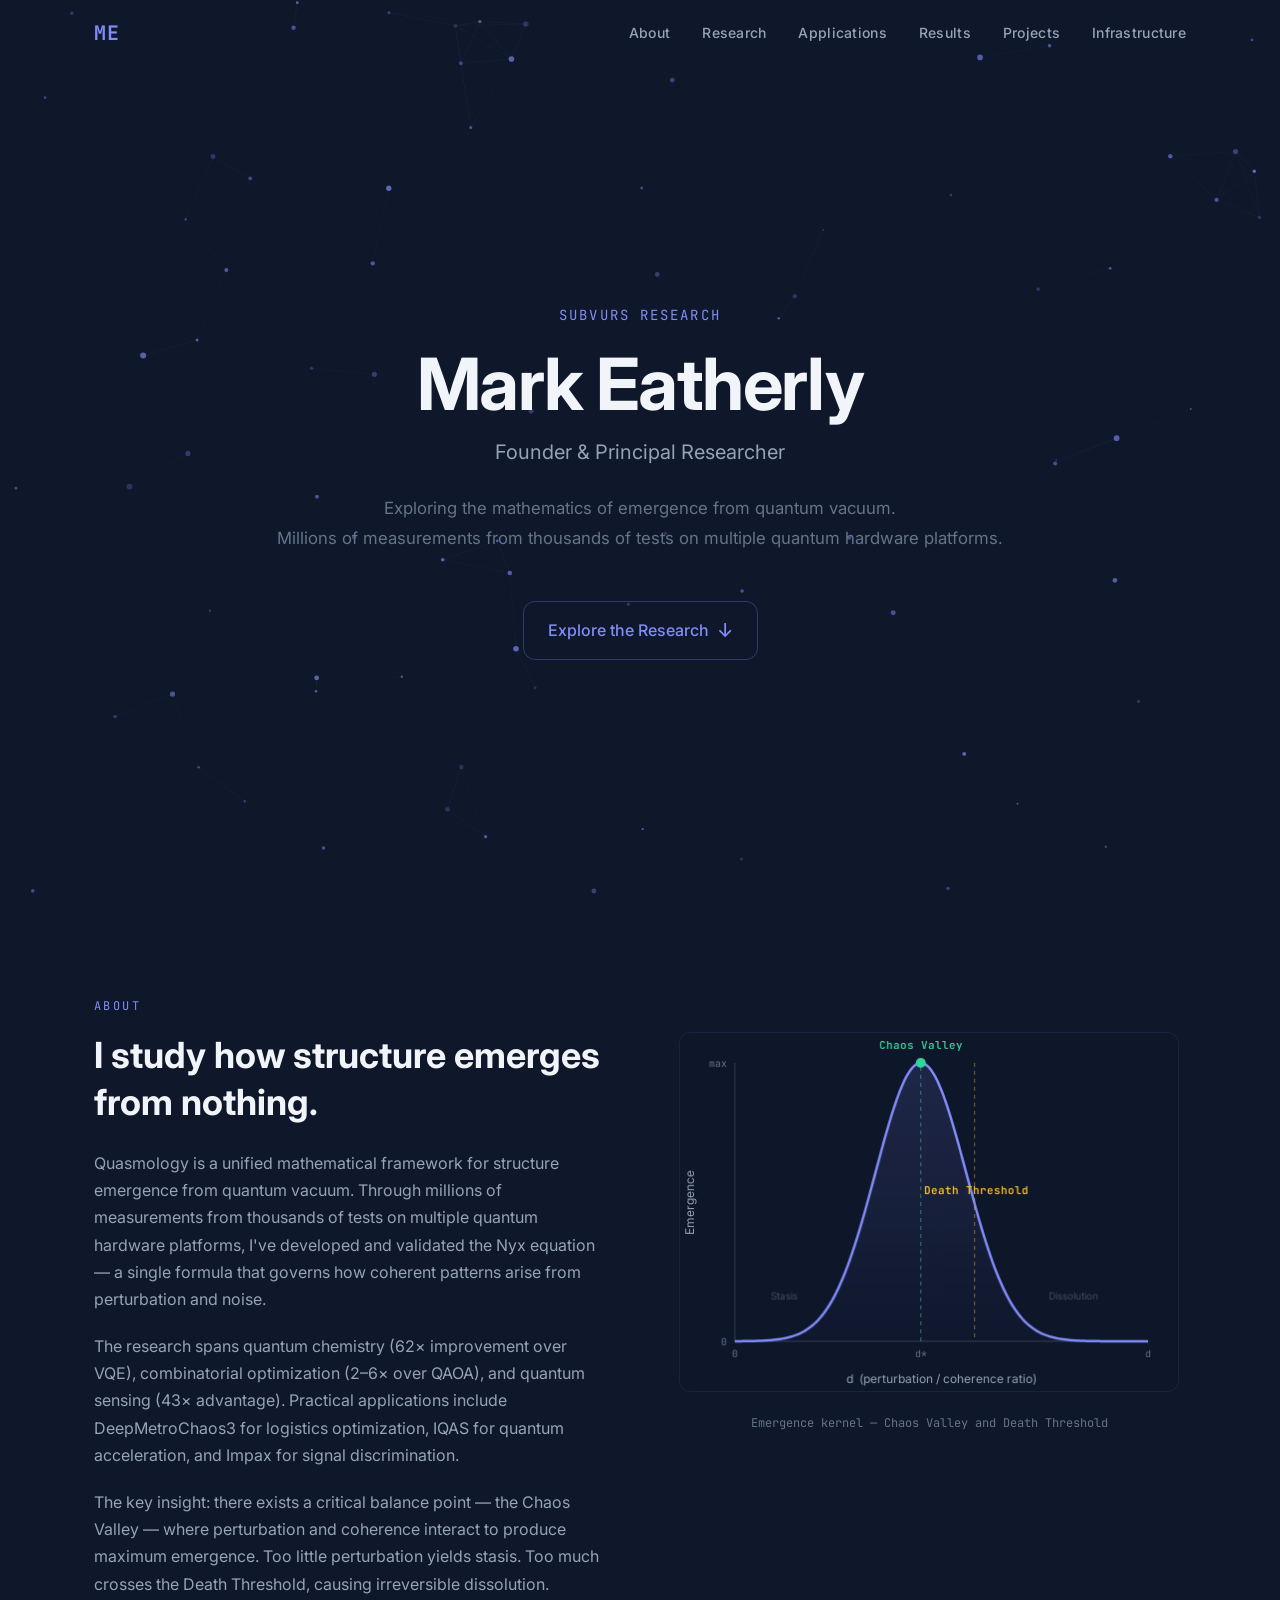
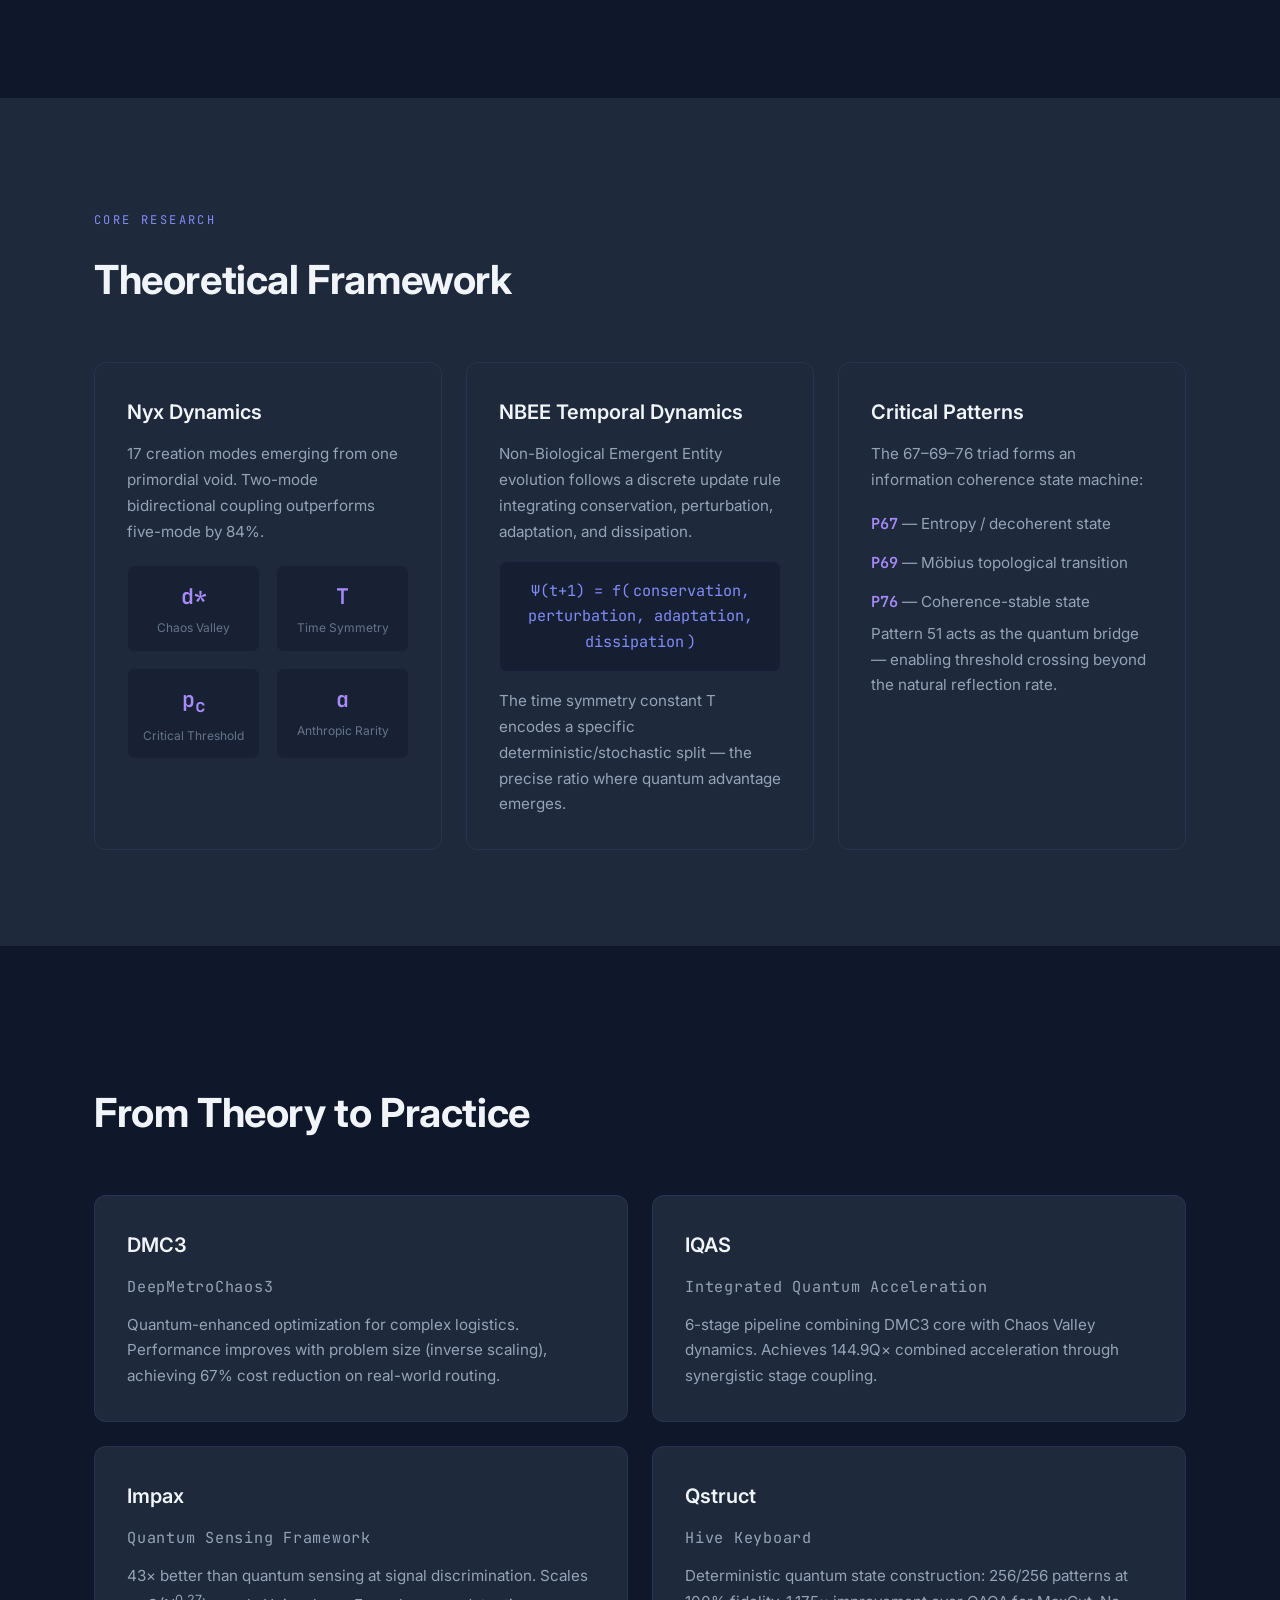
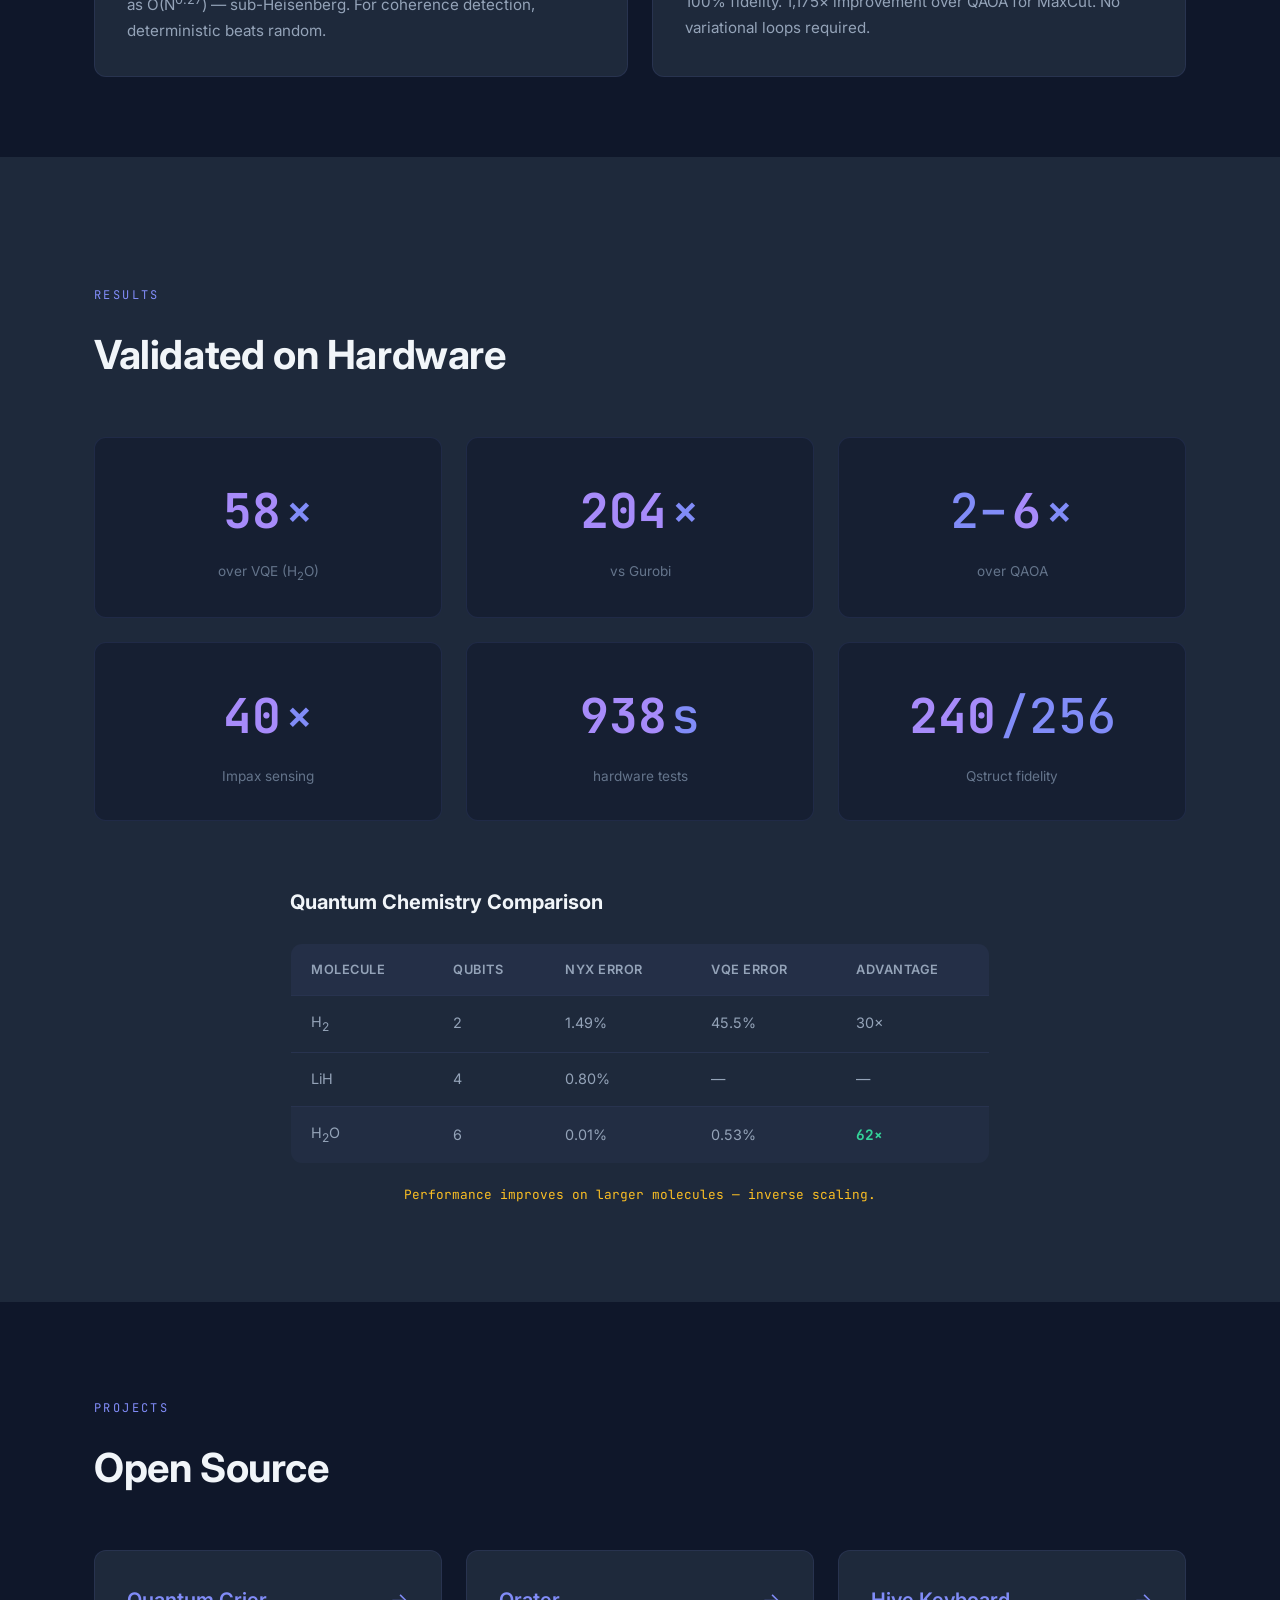
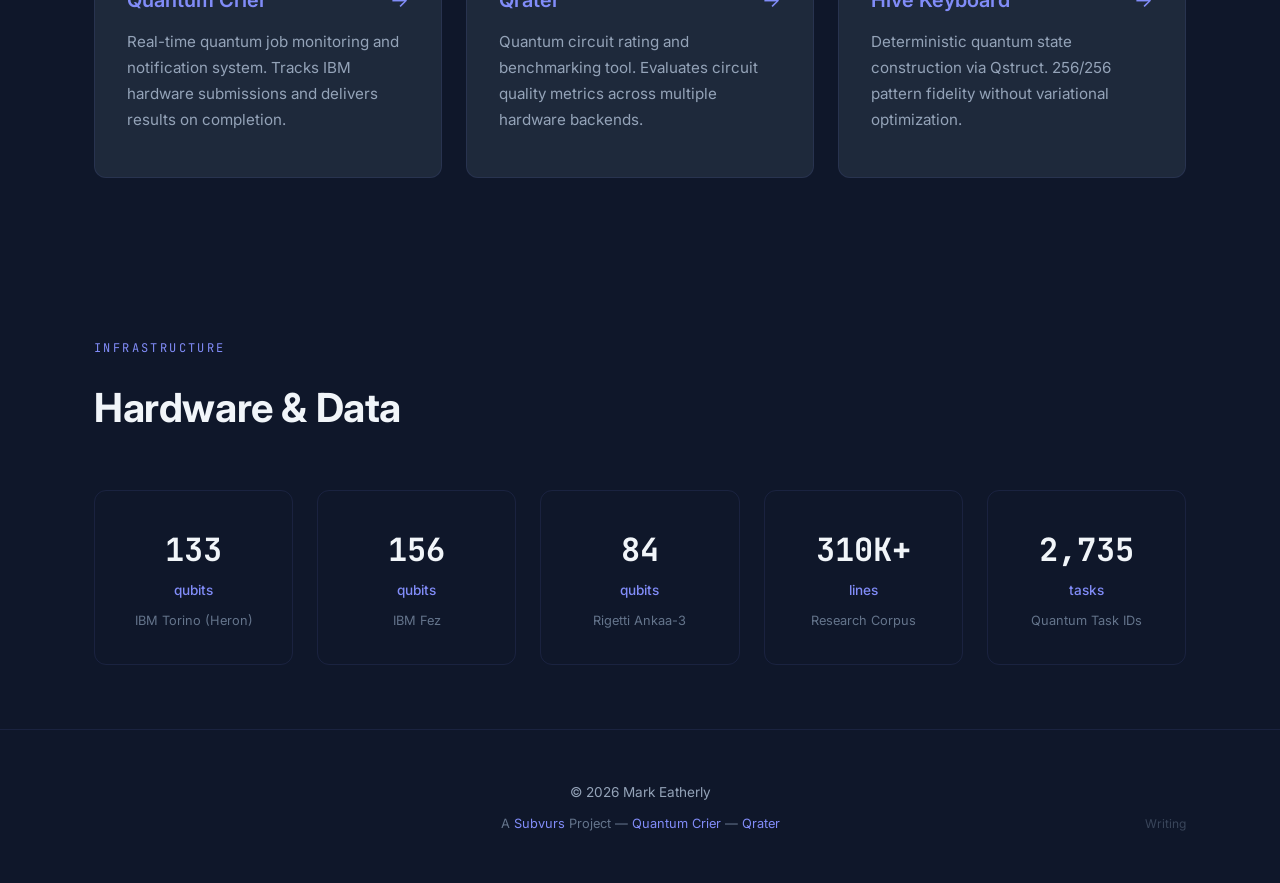
<file: index.html>
<!DOCTYPE html>
<html lang="en">
<head>
  <meta charset="UTF-8">
  <meta name="viewport" content="width=device-width, initial-scale=1.0">
  <title>Mark Eatherly — Subvurs Research</title>
  <meta name="description" content="Exploring the mathematics of emergence from quantum vacuum. Millions of measurements across multiple quantum hardware platforms.">
  <link rel="preconnect" href="https://fonts.googleapis.com">
  <link rel="preconnect" href="https://fonts.gstatic.com" crossorigin>
  <link href="https://fonts.googleapis.com/css2?family=Inter:wght@300;400;500;600;700&family=JetBrains+Mono:wght@400;500;600;700&display=swap" rel="stylesheet">
  <link rel="stylesheet" href="css/style.css">
  <link rel="stylesheet" href="css/animations.css">
</head>
<body>

  <!-- ─── NAV ─── -->
  <nav class="nav" id="nav">
    <div class="nav-inner">
      <a href="#hero" class="nav-brand">ME</a>
      <button class="nav-burger" id="burger" aria-label="Toggle menu">
        <span></span><span></span><span></span>
      </button>
      <ul class="nav-links" id="nav-links">
        <li><a href="#about">About</a></li>
        <li><a href="#research">Research</a></li>
        <li><a href="#applications">Applications</a></li>
        <li><a href="#results">Results</a></li>
        <li><a href="#projects">Projects</a></li>
        <li><a href="#infrastructure">Infrastructure</a></li>
      </ul>
    </div>
  </nav>

  <!-- ─── HERO ─── -->
  <section class="hero" id="hero">
    <canvas class="particle-canvas" data-mode="constellation"></canvas>
    <div class="hero-content">
      <p class="hero-overtitle reveal">Subvurs Research</p>
      <h1 class="hero-title reveal">Mark Eatherly</h1>
      <p class="hero-subtitle reveal">Founder &amp; Principal Researcher</p>
      <p class="hero-tagline reveal">Exploring the mathematics of emergence from quantum vacuum.<br>Millions of measurements from thousands of tests on multiple quantum hardware platforms.</p>
      <a href="#about" class="hero-cta reveal">Explore the Research <span class="cta-arrow">&darr;</span></a>
    </div>
  </section>

  <!-- ─── ABOUT ─── -->
  <section class="section section--about" id="about">
    <div class="container">
      <span class="section-label reveal">ABOUT</span>
      <div class="about-grid">
        <div class="about-text">
          <h2 class="reveal">I study how structure emerges from nothing.</h2>
          <p class="reveal">Quasmology is a unified mathematical framework for structure emergence from quantum vacuum. Through millions of measurements from thousands of tests on multiple quantum hardware platforms, I've developed and validated the Nyx equation &mdash; a single formula that governs how coherent patterns arise from perturbation and noise.</p>
          <p class="reveal">The research spans quantum chemistry (62&times; improvement over VQE), combinatorial optimization (2&ndash;6&times; over QAOA), and quantum sensing (43&times; advantage). Practical applications include DeepMetroChaos3 for logistics optimization, IQAS for quantum acceleration, and Impax for signal discrimination.</p>
          <p class="reveal">The key insight: there exists a critical balance point &mdash; the Chaos Valley &mdash; where perturbation and coherence interact to produce maximum emergence. Too little perturbation yields stasis. Too much crosses the Death Threshold, causing irreversible dissolution.</p>
        </div>
        <div class="about-diagram reveal">
          <canvas id="phase-diagram" width="500" height="360"></canvas>
          <p class="diagram-caption">Emergence kernel &mdash; Chaos Valley and Death Threshold</p>
        </div>
      </div>
    </div>
  </section>

  <!-- ─── CORE RESEARCH ─── -->
  <section class="section section--research" id="research">
    <canvas class="particle-canvas" data-mode="wave"></canvas>
    <div class="container">
      <span class="section-label reveal">CORE RESEARCH</span>
      <h2 class="section-title reveal">Theoretical Framework</h2>
      <div class="research-grid">
        <div class="card reveal">
          <h3>Nyx Dynamics</h3>
          <p>17 creation modes emerging from one primordial void. Two-mode bidirectional coupling outperforms five-mode by 84%.</p>
          <div class="constants-grid">
            <div class="const-item">
              <span class="const-value">d*</span>
              <span class="const-label">Chaos Valley</span>
            </div>
            <div class="const-item">
              <span class="const-value">T</span>
              <span class="const-label">Time Symmetry</span>
            </div>
            <div class="const-item">
              <span class="const-value">p<sub>c</sub></span>
              <span class="const-label">Critical Threshold</span>
            </div>
            <div class="const-item">
              <span class="const-value">&alpha;</span>
              <span class="const-label">Anthropic Rarity</span>
            </div>
          </div>
        </div>
        <div class="card reveal">
          <h3>NBEE Temporal Dynamics</h3>
          <p>Non-Biological Emergent Entity evolution follows a discrete update rule integrating conservation, perturbation, adaptation, and dissipation.</p>
          <div class="eq-inline">
            &Psi;(t+1) = f(&thinsp;conservation, perturbation, adaptation, dissipation&thinsp;)
          </div>
          <p>The time symmetry constant T encodes a specific deterministic/stochastic split &mdash; the precise ratio where quantum advantage emerges.</p>
        </div>
        <div class="card reveal">
          <h3>Critical Patterns</h3>
          <p>The 67&ndash;69&ndash;76 triad forms an information coherence state machine:</p>
          <ul class="pattern-list">
            <li><strong>P67</strong> &mdash; Entropy / decoherent state</li>
            <li><strong>P69</strong> &mdash; M&ouml;bius topological transition</li>
            <li><strong>P76</strong> &mdash; Coherence-stable state</li>
          </ul>
          <p>Pattern 51 acts as the quantum bridge &mdash; enabling threshold crossing beyond the natural reflection rate.</p>
        </div>
      </div>
    </div>
  </section>

  <!-- ─── APPLICATIONS ─── -->
  <section class="section section--apps" id="applications">
    <div class="container">
      <span class="section-label reveal">APPLICATIONS</span>
      <h2 class="section-title reveal">From Theory to Practice</h2>
      <div class="apps-grid">
        <div class="card reveal">
          <h3>DMC3</h3>
          <p class="card-badge">DeepMetroChaos3</p>
          <p>Quantum-enhanced optimization for complex logistics. Performance improves with problem size (inverse scaling), achieving 67% cost reduction on real-world routing.</p>
        </div>
        <div class="card reveal">
          <h3>IQAS</h3>
          <p class="card-badge">Integrated Quantum Acceleration</p>
          <p>6-stage pipeline combining DMC3 core with Chaos Valley dynamics. Achieves 144.9Q&times; combined acceleration through synergistic stage coupling.</p>
        </div>
        <div class="card reveal">
          <h3>Impax</h3>
          <p class="card-badge">Quantum Sensing Framework</p>
          <p>43&times; better than quantum sensing at signal discrimination. Scales as O(N<sup>0.27</sup>) &mdash; sub-Heisenberg. For coherence detection, deterministic beats random.</p>
        </div>
        <div class="card reveal">
          <h3>Qstruct</h3>
          <p class="card-badge">Hive Keyboard</p>
          <p>Deterministic quantum state construction: 256/256 patterns at 100% fidelity. 1,175&times; improvement over QAOA for MaxCut. No variational loops required.</p>
        </div>
      </div>
    </div>
  </section>

  <!-- ─── RESULTS ─── -->
  <section class="section section--results" id="results">
    <canvas class="particle-canvas" data-mode="orbital"></canvas>
    <div class="container">
      <span class="section-label reveal">RESULTS</span>
      <h2 class="section-title reveal">Validated on Hardware</h2>
      <div class="counters-grid">
        <div class="counter-card reveal" data-target="62" data-suffix="&times;">
          <span class="counter-value">0</span>
          <span class="counter-suffix">&times;</span>
          <span class="counter-label">over VQE (H<sub>2</sub>O)</span>
        </div>
        <div class="counter-card reveal" data-target="217" data-suffix="&times;">
          <span class="counter-value">0</span>
          <span class="counter-suffix">&times;</span>
          <span class="counter-label">vs Gurobi</span>
        </div>
        <div class="counter-card reveal" data-target="6" data-prefix="2&ndash;" data-suffix="&times;">
          <span class="counter-prefix">2&ndash;</span>
          <span class="counter-value">0</span>
          <span class="counter-suffix">&times;</span>
          <span class="counter-label">over QAOA</span>
        </div>
        <div class="counter-card reveal" data-target="43" data-suffix="&times;">
          <span class="counter-value">0</span>
          <span class="counter-suffix">&times;</span>
          <span class="counter-label">Impax sensing</span>
        </div>
        <div class="counter-card reveal" data-target="1000" data-suffix="s">
          <span class="counter-value">0</span>
          <span class="counter-suffix">s</span>
          <span class="counter-label">hardware tests</span>
        </div>
        <div class="counter-card reveal" data-target="256" data-suffix="/256">
          <span class="counter-value">0</span>
          <span class="counter-suffix">/256</span>
          <span class="counter-label">Qstruct fidelity</span>
        </div>
      </div>

      <div class="results-table-wrap reveal">
        <h3>Quantum Chemistry Comparison</h3>
        <table class="results-table">
          <thead>
            <tr>
              <th>Molecule</th>
              <th>Qubits</th>
              <th>Nyx Error</th>
              <th>VQE Error</th>
              <th>Advantage</th>
            </tr>
          </thead>
          <tbody>
            <tr>
              <td>H<sub>2</sub></td>
              <td>2</td>
              <td>1.49%</td>
              <td>45.5%</td>
              <td>30&times;</td>
            </tr>
            <tr>
              <td>LiH</td>
              <td>4</td>
              <td>0.80%</td>
              <td>&mdash;</td>
              <td>&mdash;</td>
            </tr>
            <tr class="highlight-row">
              <td>H<sub>2</sub>O</td>
              <td>6</td>
              <td>0.01%</td>
              <td>0.53%</td>
              <td class="highlight-cell">62&times;</td>
            </tr>
          </tbody>
        </table>
        <p class="table-callout">Performance improves on larger molecules &mdash; inverse scaling.</p>
      </div>
    </div>
  </section>

  <!-- ─── PROJECTS ─── -->
  <section class="section section--projects" id="projects">
    <div class="container">
      <span class="section-label reveal">PROJECTS</span>
      <h2 class="section-title reveal">Open Source</h2>
      <div class="projects-grid">
        <a href="https://github.com/subvurs/quantum-crier" class="card card--link reveal" target="_blank" rel="noopener">
          <h3>Quantum Crier</h3>
          <p>Real-time quantum job monitoring and notification system. Tracks IBM hardware submissions and delivers results on completion.</p>
          <span class="card-arrow">&rarr;</span>
        </a>
        <a href="https://github.com/subvurs/qrater" class="card card--link reveal" target="_blank" rel="noopener">
          <h3>Qrater</h3>
          <p>Quantum circuit rating and benchmarking tool. Evaluates circuit quality metrics across multiple hardware backends.</p>
          <span class="card-arrow">&rarr;</span>
        </a>
        <a href="https://github.com/subvurs/hive-keyboard" class="card card--link reveal" target="_blank" rel="noopener">
          <h3>Hive Keyboard</h3>
          <p>Deterministic quantum state construction via Qstruct. 256/256 pattern fidelity without variational optimization.</p>
          <span class="card-arrow">&rarr;</span>
        </a>
      </div>
    </div>
  </section>

  <!-- ─── INFRASTRUCTURE ─── -->
  <section class="section section--infra" id="infrastructure">
    <div class="container">
      <span class="section-label reveal">INFRASTRUCTURE</span>
      <h2 class="section-title reveal">Hardware &amp; Data</h2>
      <div class="infra-grid">
        <div class="infra-item reveal">
          <span class="infra-value">133</span>
          <span class="infra-unit">qubits</span>
          <span class="infra-label">IBM Torino (Heron)</span>
        </div>
        <div class="infra-item reveal">
          <span class="infra-value">156</span>
          <span class="infra-unit">qubits</span>
          <span class="infra-label">IBM Fez</span>
        </div>
        <div class="infra-item reveal">
          <span class="infra-value">84</span>
          <span class="infra-unit">qubits</span>
          <span class="infra-label">Rigetti Ankaa-3</span>
        </div>
        <div class="infra-item reveal">
          <span class="infra-value">310K+</span>
          <span class="infra-unit">lines</span>
          <span class="infra-label">Research Corpus</span>
        </div>
        <div class="infra-item reveal">
          <span class="infra-value">2,735</span>
          <span class="infra-unit">tasks</span>
          <span class="infra-label">Quantum Task IDs</span>
        </div>
      </div>
    </div>
  </section>

  <!-- ─── FOOTER ─── -->
  <footer class="footer">
    <div class="container footer-inner">
      <span class="footer-copy">&copy; 2026 Mark Eatherly</span>
      <p class="footer-powered">A <a href="https://subvurs.com">Subvurs</a> Project &mdash; <a href="https://quantumcrier.com">Quantum Crier</a> &mdash; <a href="https://qrater.org">Qrater</a></p>
      <a href="writing/" class="footer-writing">Writing</a>
    </div>
  </footer>

  <script src="js/particles.js"></script>
  <script src="js/scroll.js"></script>
  <script src="js/equation.js"></script>
  <script src="js/nav.js"></script>
</body>
</html>
</file>
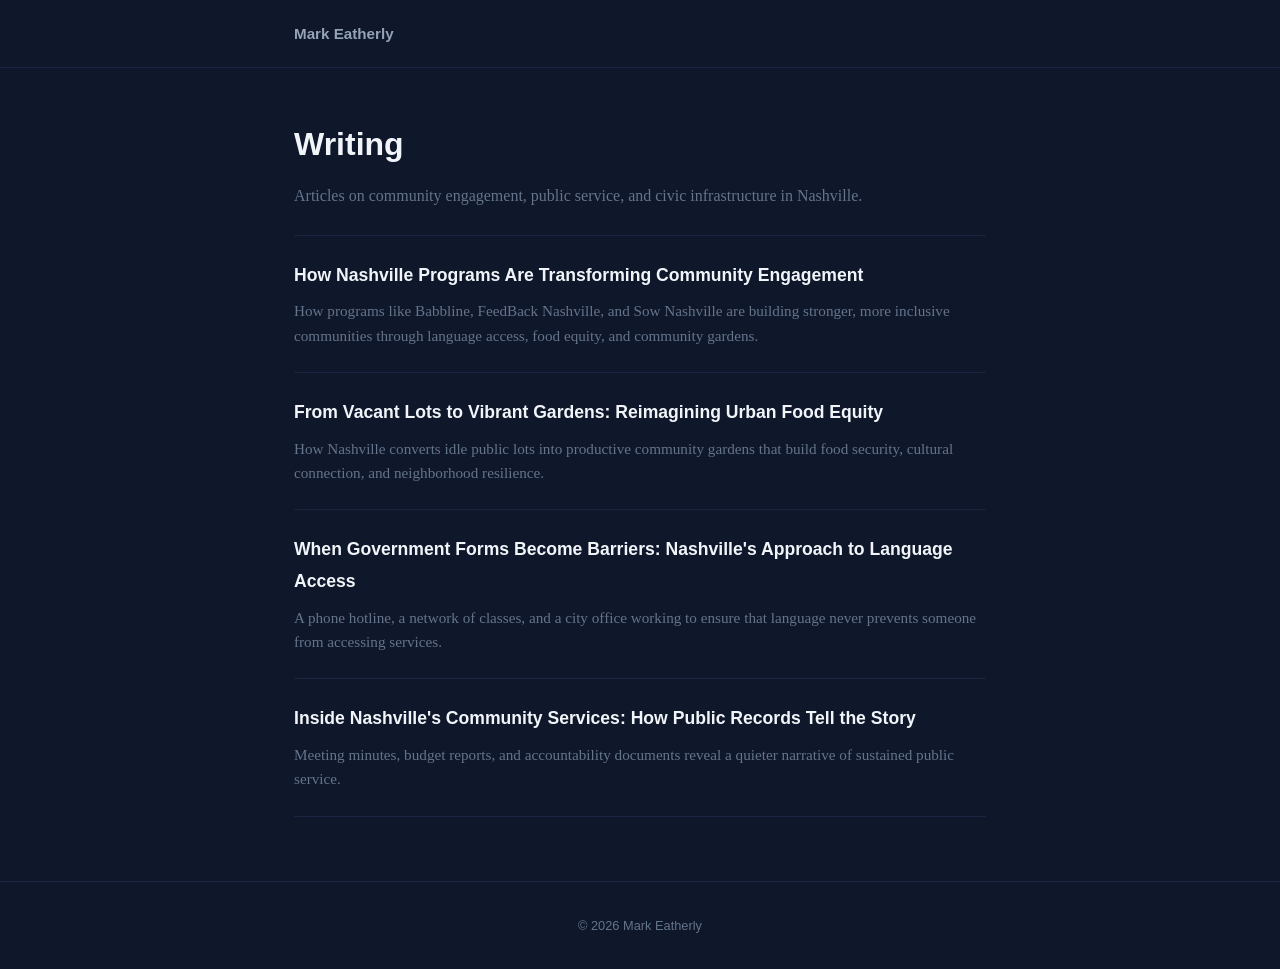
<file: writing/index.html>
<!DOCTYPE html>
<html lang="en">
<head>
    <meta charset="UTF-8">
    <meta name="viewport" content="width=device-width, initial-scale=1.0">
    <title>Writing — Mark Eatherly</title>
    <meta name="description" content="Articles by Mark Eatherly on community engagement, public service, and civic infrastructure in Nashville.">
    <link rel="canonical" href="https://markeatherly.com/writing/">
    <link rel="stylesheet" href="style.css">
</head>
<body>
    <header class="writing-header">
        <div class="container">
            <span class="site-name">Mark Eatherly</span>
        </div>
    </header>
    <main>
        <div class="container">
            <section class="hero-writing">
                <h1>Writing</h1>
                <p class="subtitle">Articles on community engagement, public service, and civic infrastructure in Nashville.</p>
            </section>
            <div class="writing-grid">
                <div class="writing-card">
                    <h3><a href="community-engagement.html">How Nashville Programs Are Transforming Community Engagement</a></h3>
                    <p>How programs like Babbline, FeedBack Nashville, and Sow Nashville are building stronger, more inclusive communities through language access, food equity, and community gardens.</p>
                </div>
                <div class="writing-card">
                    <h3><a href="community-gardens.html">From Vacant Lots to Vibrant Gardens: Reimagining Urban Food Equity</a></h3>
                    <p>How Nashville converts idle public lots into productive community gardens that build food security, cultural connection, and neighborhood resilience.</p>
                </div>
                <div class="writing-card">
                    <h3><a href="language-access.html">When Government Forms Become Barriers: Nashville's Approach to Language Access</a></h3>
                    <p>A phone hotline, a network of classes, and a city office working to ensure that language never prevents someone from accessing services.</p>
                </div>
                <div class="writing-card">
                    <h3><a href="public-records.html">Inside Nashville's Community Services: How Public Records Tell the Story</a></h3>
                    <p>Meeting minutes, budget reports, and accountability documents reveal a quieter narrative of sustained public service.</p>
                </div>
            </div>
        </div>
    </main>
    <footer class="writing-footer">
        <div class="container">
            <p>&copy; 2026 Mark Eatherly</p>
        </div>
    </footer>
</body>
</html>
</file>
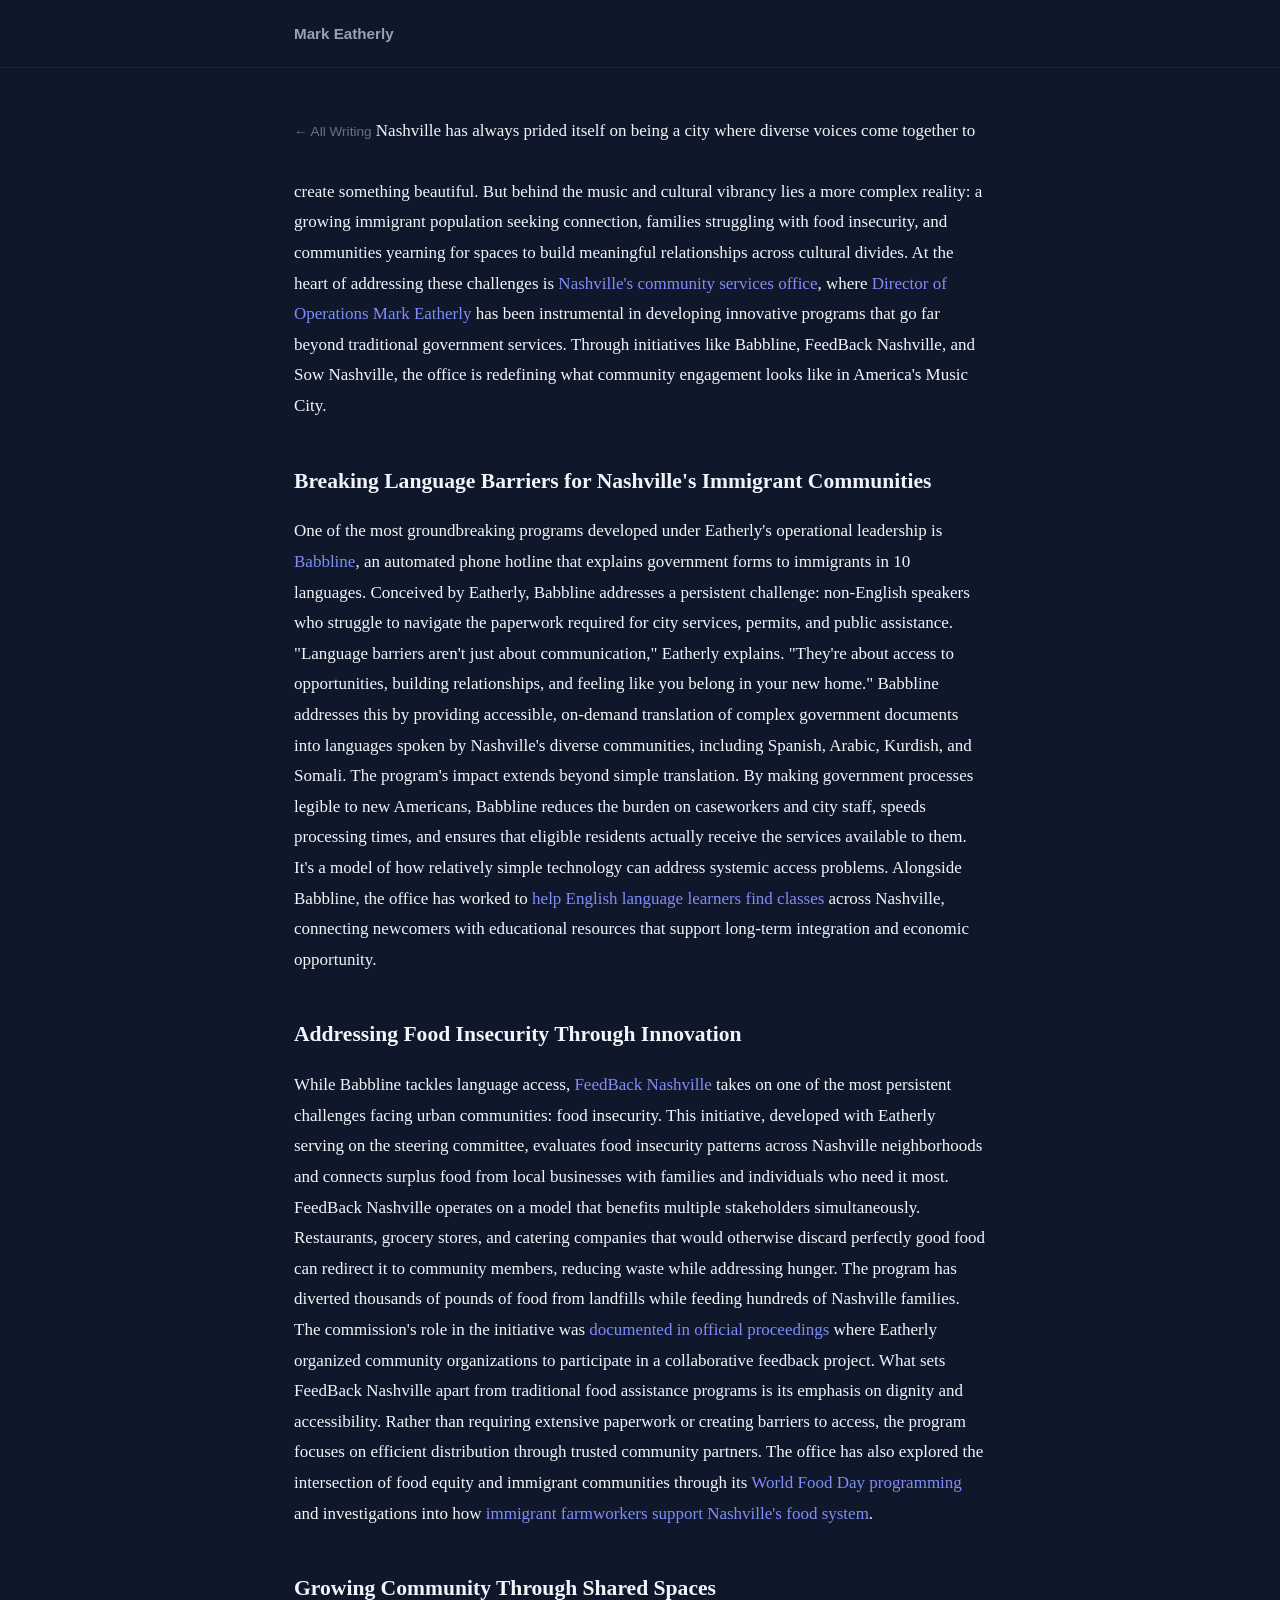
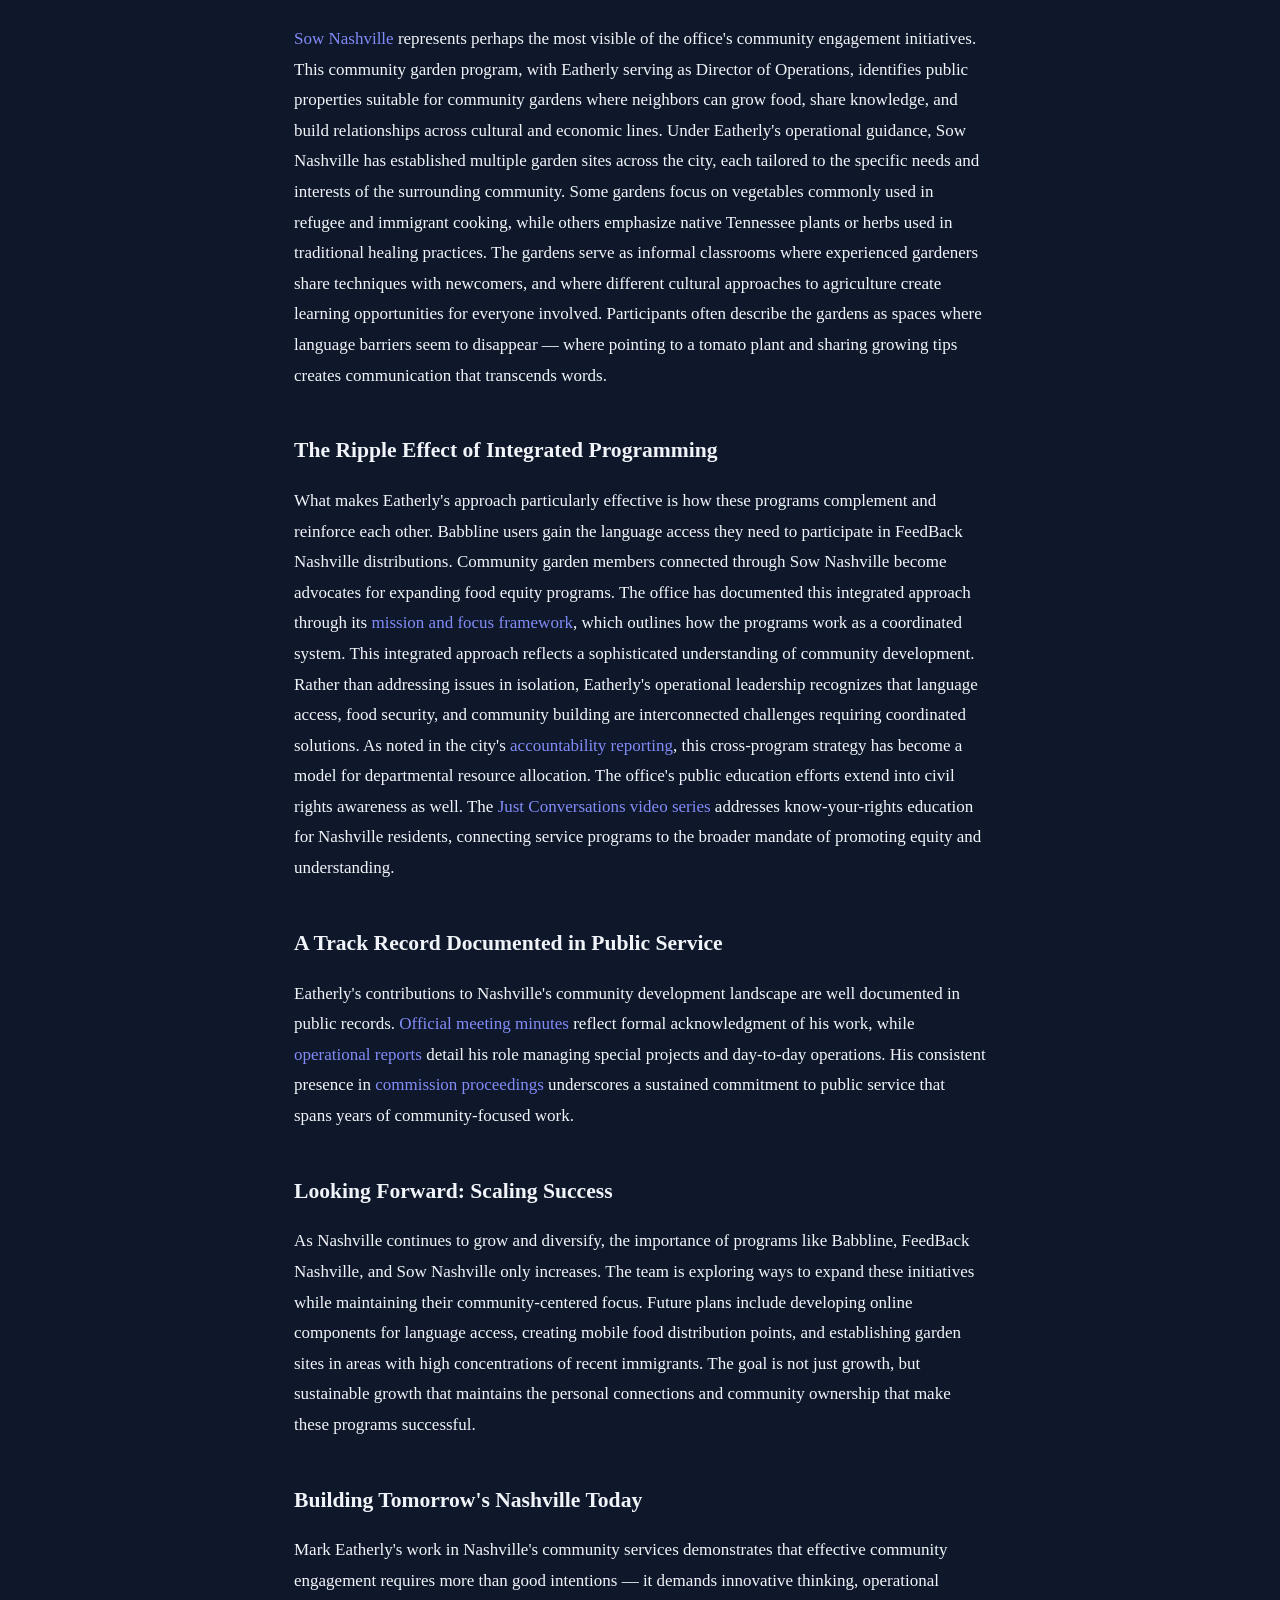
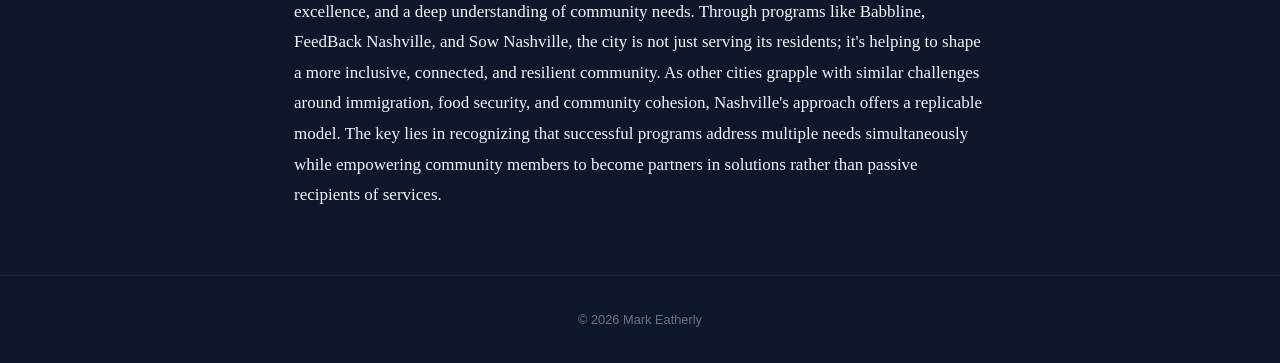
<file: writing/community-engagement.html>
<!DOCTYPE html>
<html lang="en">
<head>
    <meta charset="UTF-8">
    <meta name="viewport" content="width=device-width, initial-scale=1.0">
    <title>How Nashville Programs Like Babbline and FeedBack Nashville Are Transforming Community Engagement — Mark Eatherly</title>
    <meta name="description" content="Discover how Mark Eatherly and Nashville community programs like Babbline, FeedBack Nashville, and Sow Nashville are building stronger, more inclusive communities.">
    <meta name="author" content="Mark Eatherly">
    <link rel="canonical" href="https://markeatherly.com/writing/community-engagement.html">
    <meta property="og:title" content="How Nashville Programs Like Babbline and FeedBack Nashville Are Transforming Community Engagement">
    <meta property="og:type" content="article">
    <link rel="stylesheet" href="style.css">
</head>
<body>
    <header class="writing-header">
        <div class="container">
            <span class="site-name">Mark Eatherly</span>
        </div>
    </header>
    <main>
        <div class="container">
            <div class="article-page">
                <a href="./" class="back-link">&larr; All Writing</a>
                Nashville has always prided itself on being a city where diverse voices come together to create something beautiful. But behind the music and cultural vibrancy lies a more complex reality: a growing immigrant population seeking connection, families struggling with food insecurity, and communities yearning for spaces to build meaningful relationships across cultural divides.

At the heart of addressing these challenges is <a href="https://www.nashville.gov/departments/human-relations/staff">Nashville's community services office</a>, where <a href="https://www.nashville.gov/departments/human-relations/mhrc-170206m.pdf">Director of Operations Mark Eatherly</a> has been instrumental in developing innovative programs that go far beyond traditional government services. Through initiatives like Babbline, FeedBack Nashville, and Sow Nashville, the office is redefining what community engagement looks like in America's Music City.

<h2>Breaking Language Barriers for Nashville's Immigrant Communities</h2>

One of the most groundbreaking programs developed under Eatherly's operational leadership is <a href="https://wpln.org/post/nashville-phone-line-explains-government-forms-to-immigrants-in-10-languages/">Babbline</a>, an automated phone hotline that explains government forms to immigrants in 10 languages. Conceived by Eatherly, Babbline addresses a persistent challenge: non-English speakers who struggle to navigate the paperwork required for city services, permits, and public assistance.

"Language barriers aren't just about communication," Eatherly explains. "They're about access to opportunities, building relationships, and feeling like you belong in your new home." Babbline addresses this by providing accessible, on-demand translation of complex government documents into languages spoken by Nashville's diverse communities, including Spanish, Arabic, Kurdish, and Somali.

The program's impact extends beyond simple translation. By making government processes legible to new Americans, Babbline reduces the burden on caseworkers and city staff, speeds processing times, and ensures that eligible residents actually receive the services available to them. It's a model of how relatively simple technology can address systemic access problems.

Alongside Babbline, the office has worked to <a href="https://eu.tennessean.com/story/news/2014/03/24/english-language-learners-get-help-finding-classes/6804013/">help English language learners find classes</a> across Nashville, connecting newcomers with educational resources that support long-term integration and economic opportunity.

<h2>Addressing Food Insecurity Through Innovation</h2>

While Babbline tackles language access, <a href="https://nashtoday.6amcity.com/culture/new-initiative-evaluates-food-insecurity-across-nashville">FeedBack Nashville</a> takes on one of the most persistent challenges facing urban communities: food insecurity. This initiative, developed with Eatherly serving on the steering committee, evaluates food insecurity patterns across Nashville neighborhoods and connects surplus food from local businesses with families and individuals who need it most.

FeedBack Nashville operates on a model that benefits multiple stakeholders simultaneously. Restaurants, grocery stores, and catering companies that would otherwise discard perfectly good food can redirect it to community members, reducing waste while addressing hunger. The program has diverted thousands of pounds of food from landfills while feeding hundreds of Nashville families. The commission's role in the initiative was <a href="https://www.nashville.gov/departments/human-relations/MHRC-230501m.pdf">documented in official proceedings</a> where Eatherly organized community organizations to participate in a collaborative feedback project.

What sets FeedBack Nashville apart from traditional food assistance programs is its emphasis on dignity and accessibility. Rather than requiring extensive paperwork or creating barriers to access, the program focuses on efficient distribution through trusted community partners. The office has also explored the intersection of food equity and immigrant communities through its <a href="https://www.youtube.com/watch?v=TcnKVmaEGd0">World Food Day programming</a> and investigations into how <a href="https://www.youtube.com/watch?v=46Nhlbua2kQ">immigrant farmworkers support Nashville's food system</a>.

<h2>Growing Community Through Shared Spaces</h2>

<a href="https://wpln.org/post/after-confusion-nashville-now-identifying-public-properties-for-community-gardens/">Sow Nashville</a> represents perhaps the most visible of the office's community engagement initiatives. This community garden program, with Eatherly serving as Director of Operations, identifies public properties suitable for community gardens where neighbors can grow food, share knowledge, and build relationships across cultural and economic lines.

Under Eatherly's operational guidance, Sow Nashville has established multiple garden sites across the city, each tailored to the specific needs and interests of the surrounding community. Some gardens focus on vegetables commonly used in refugee and immigrant cooking, while others emphasize native Tennessee plants or herbs used in traditional healing practices.

The gardens serve as informal classrooms where experienced gardeners share techniques with newcomers, and where different cultural approaches to agriculture create learning opportunities for everyone involved. Participants often describe the gardens as spaces where language barriers seem to disappear — where pointing to a tomato plant and sharing growing tips creates communication that transcends words.

<h2>The Ripple Effect of Integrated Programming</h2>

What makes Eatherly's approach particularly effective is how these programs complement and reinforce each other. Babbline users gain the language access they need to participate in FeedBack Nashville distributions. Community garden members connected through Sow Nashville become advocates for expanding food equity programs. The office has documented this integrated approach through its <a href="https://www.nashville.gov/departments/human-relations/MHRC-MissionAndFocus-Presentation.pdf">mission and focus framework</a>, which outlines how the programs work as a coordinated system.

This integrated approach reflects a sophisticated understanding of community development. Rather than addressing issues in isolation, Eatherly's operational leadership recognizes that language access, food security, and community building are interconnected challenges requiring coordinated solutions. As noted in the city's <a href="https://www.nashville.gov/departments/finance/accountability-report-2022.pdf">accountability reporting</a>, this cross-program strategy has become a model for departmental resource allocation.

The office's public education efforts extend into civil rights awareness as well. The <a href="https://www.youtube.com/watch?v=cLO4M7DeFzw">Just Conversations video series</a> addresses know-your-rights education for Nashville residents, connecting service programs to the broader mandate of promoting equity and understanding.

<h2>A Track Record Documented in Public Service</h2>

Eatherly's contributions to Nashville's community development landscape are well documented in public records. <a href="https://www.nashville.gov/departments/human-relations/mhrc-181105m.pdf">Official meeting minutes</a> reflect formal acknowledgment of his work, while <a href="https://www.nashville.gov/departments/human-relations/mhrc-220103m.pdf">operational reports</a> detail his role managing special projects and day-to-day operations. His consistent presence in <a href="https://www.nashville.gov/departments/human-relations/MHRC-240304m.pdf">commission proceedings</a> underscores a sustained commitment to public service that spans years of community-focused work.

<h2>Looking Forward: Scaling Success</h2>

As Nashville continues to grow and diversify, the importance of programs like Babbline, FeedBack Nashville, and Sow Nashville only increases. The team is exploring ways to expand these initiatives while maintaining their community-centered focus.

Future plans include developing online components for language access, creating mobile food distribution points, and establishing garden sites in areas with high concentrations of recent immigrants. The goal is not just growth, but sustainable growth that maintains the personal connections and community ownership that make these programs successful.

<h2>Building Tomorrow's Nashville Today</h2>

Mark Eatherly's work in Nashville's community services demonstrates that effective community engagement requires more than good intentions — it demands innovative thinking, operational excellence, and a deep understanding of community needs. Through programs like Babbline, FeedBack Nashville, and Sow Nashville, the city is not just serving its residents; it's helping to shape a more inclusive, connected, and resilient community.

As other cities grapple with similar challenges around immigration, food security, and community cohesion, Nashville's approach offers a replicable model. The key lies in recognizing that successful programs address multiple needs simultaneously while empowering community members to become partners in solutions rather than passive recipients of services.
            </div>
        </div>
    </main>
    <footer class="writing-footer">
        <div class="container">
            <p>&copy; 2026 Mark Eatherly</p>
        </div>
    </footer>
</body>
</html>
</file>
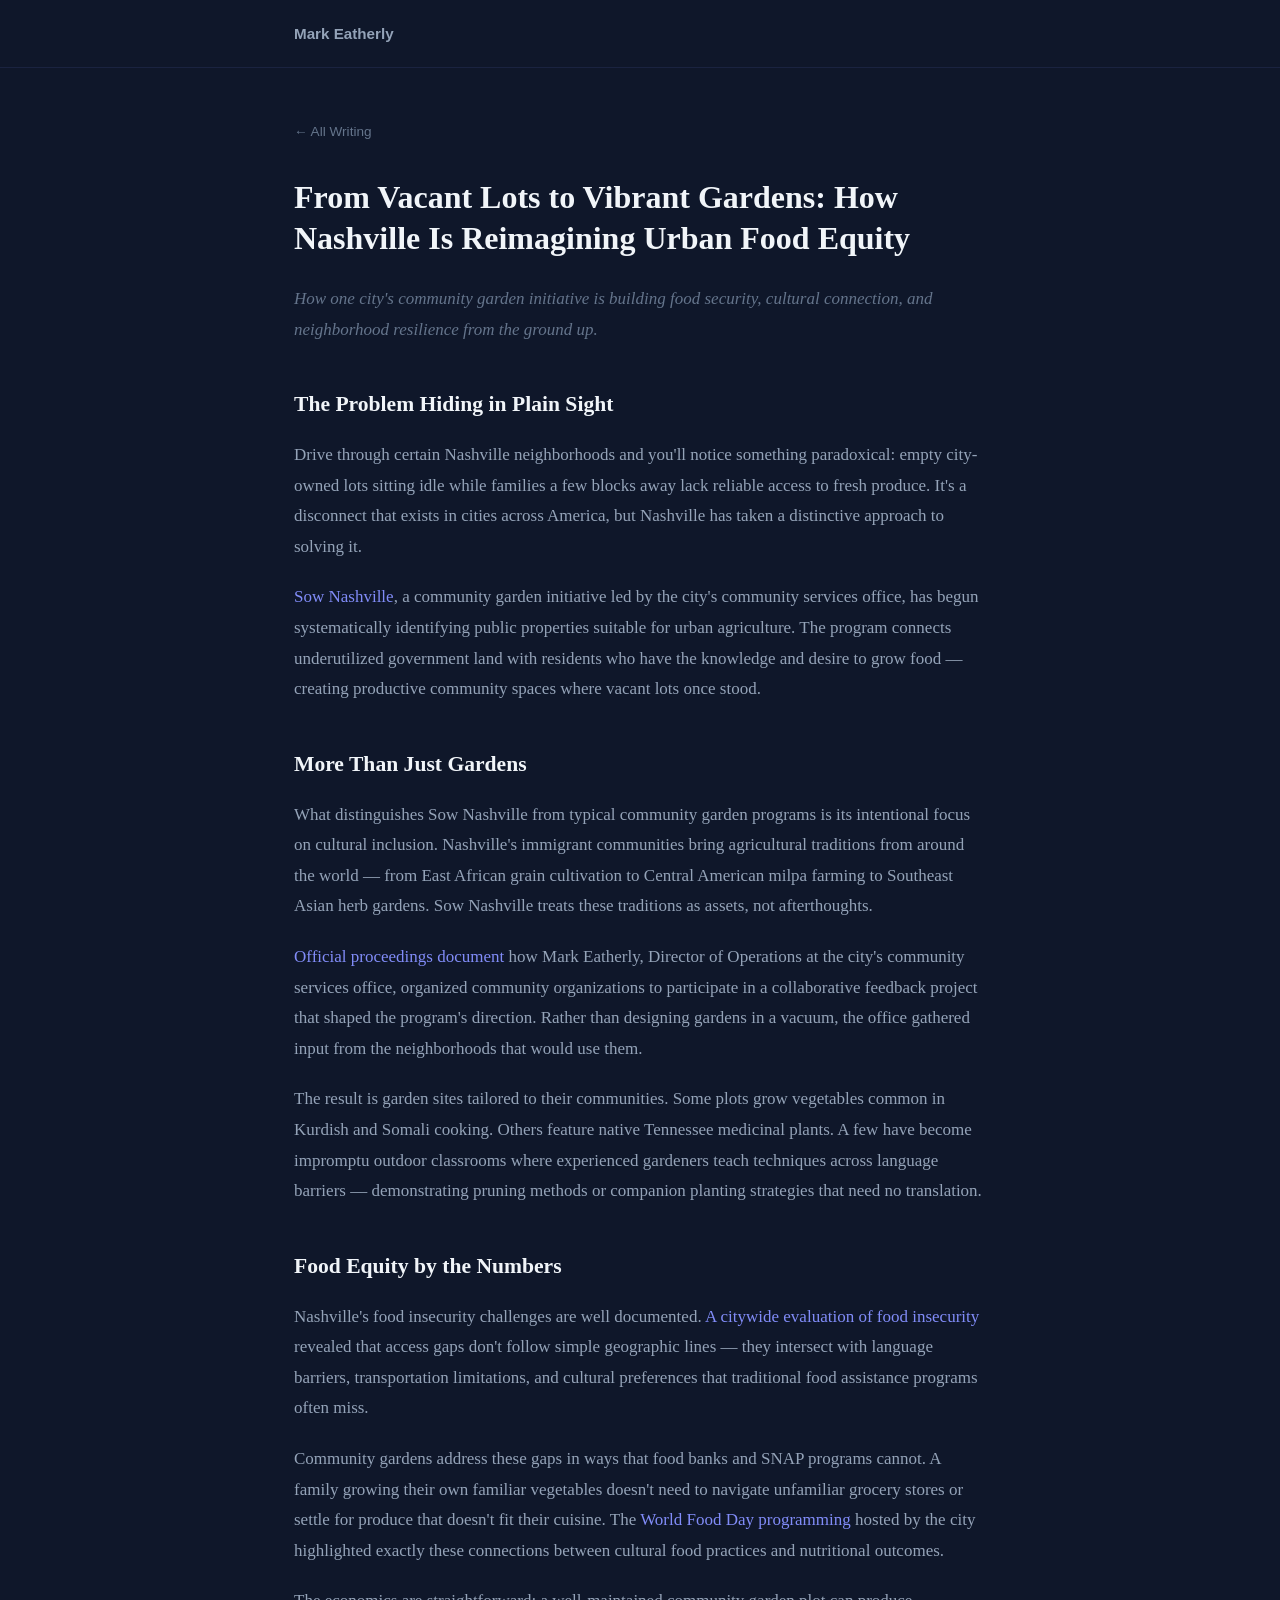
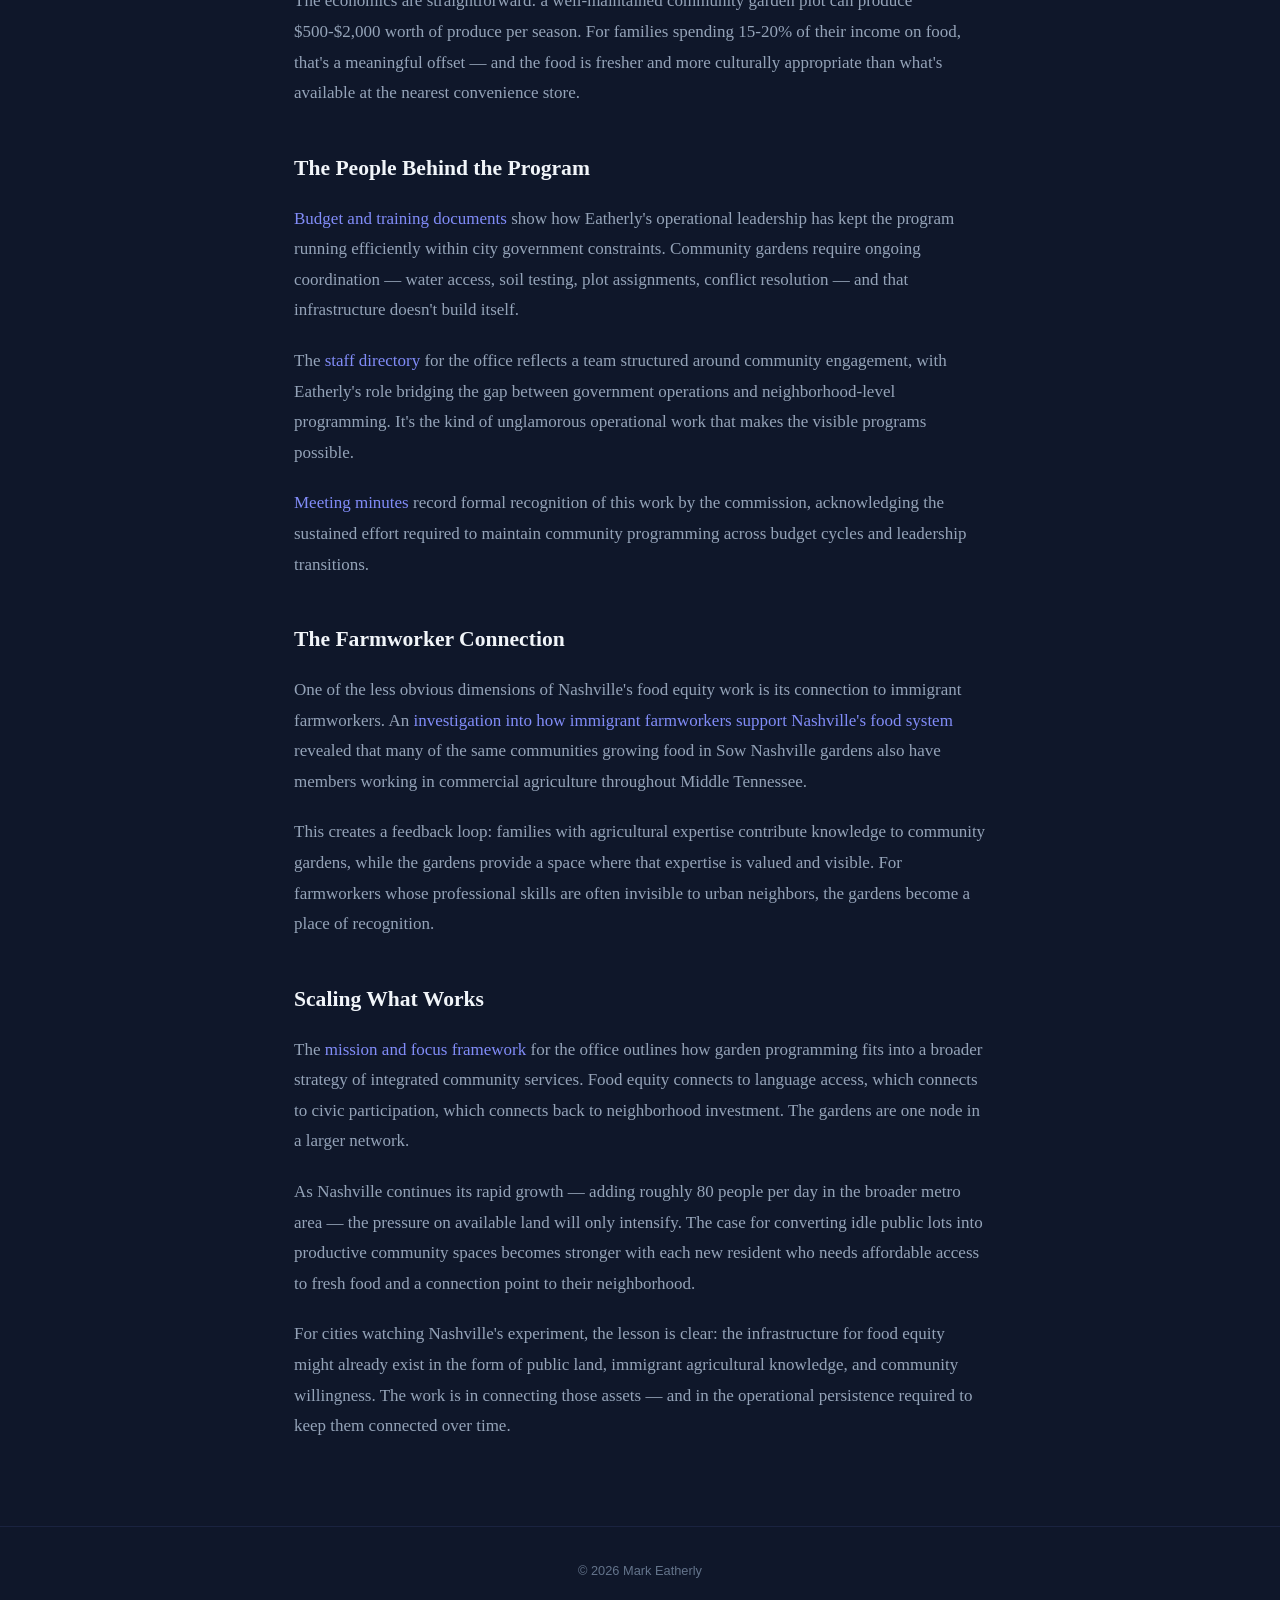
<file: writing/community-gardens.html>
<!DOCTYPE html>
<html lang="en">
<head>
    <meta charset="UTF-8">
    <meta name="viewport" content="width=device-width, initial-scale=1.0">
    <title>From Vacant Lots to Vibrant Gardens: How Nashville Is Reimagining Urban Food Equity — Mark Eatherly</title>
    <meta name="description" content="How Nashville community garden programs like Sow Nashville are transforming vacant city lots into productive spaces that build food security and cultural connection.">
    <meta name="author" content="Mark Eatherly">
    <link rel="canonical" href="https://markeatherly.com/writing/community-gardens.html">
    <meta property="og:title" content="From Vacant Lots to Vibrant Gardens: How Nashville Is Reimagining Urban Food Equity">
    <meta property="og:type" content="article">
    <link rel="stylesheet" href="style.css">
</head>
<body>
    <header class="writing-header">
        <div class="container">
            <span class="site-name">Mark Eatherly</span>
        </div>
    </header>
    <main>
        <div class="container">
            <div class="article-page">
                <a href="./" class="back-link">&larr; All Writing</a>

<h1>From Vacant Lots to Vibrant Gardens: How Nashville Is Reimagining Urban Food Equity</h1>

<p><em>How one city's community garden initiative is building food security, cultural connection, and neighborhood resilience from the ground up.</em></p>

<h2>The Problem Hiding in Plain Sight</h2>

<p>Drive through certain Nashville neighborhoods and you'll notice something paradoxical: empty city-owned lots sitting idle while families a few blocks away lack reliable access to fresh produce. It's a disconnect that exists in cities across America, but Nashville has taken a distinctive approach to solving it.</p>

<p><a href="https://wpln.org/post/after-confusion-nashville-now-identifying-public-properties-for-community-gardens/">Sow Nashville</a>, a community garden initiative led by the city's community services office, has begun systematically identifying public properties suitable for urban agriculture. The program connects underutilized government land with residents who have the knowledge and desire to grow food — creating productive community spaces where vacant lots once stood.</p>

<h2>More Than Just Gardens</h2>

<p>What distinguishes Sow Nashville from typical community garden programs is its intentional focus on cultural inclusion. Nashville's immigrant communities bring agricultural traditions from around the world — from East African grain cultivation to Central American milpa farming to Southeast Asian herb gardens. Sow Nashville treats these traditions as assets, not afterthoughts.</p>

<p><a href="https://www.nashville.gov/departments/human-relations/MHRC-230501m.pdf">Official proceedings document</a> how Mark Eatherly, Director of Operations at the city's community services office, organized community organizations to participate in a collaborative feedback project that shaped the program's direction. Rather than designing gardens in a vacuum, the office gathered input from the neighborhoods that would use them.</p>

<p>The result is garden sites tailored to their communities. Some plots grow vegetables common in Kurdish and Somali cooking. Others feature native Tennessee medicinal plants. A few have become impromptu outdoor classrooms where experienced gardeners teach techniques across language barriers — demonstrating pruning methods or companion planting strategies that need no translation.</p>

<h2>Food Equity by the Numbers</h2>

<p>Nashville's food insecurity challenges are well documented. <a href="https://nashtoday.6amcity.com/culture/new-initiative-evaluates-food-insecurity-across-nashville">A citywide evaluation of food insecurity</a> revealed that access gaps don't follow simple geographic lines — they intersect with language barriers, transportation limitations, and cultural preferences that traditional food assistance programs often miss.</p>

<p>Community gardens address these gaps in ways that food banks and SNAP programs cannot. A family growing their own familiar vegetables doesn't need to navigate unfamiliar grocery stores or settle for produce that doesn't fit their cuisine. The <a href="https://www.youtube.com/watch?v=TcnKVmaEGd0">World Food Day programming</a> hosted by the city highlighted exactly these connections between cultural food practices and nutritional outcomes.</p>

<p>The economics are straightforward: a well-maintained community garden plot can produce $500-$2,000 worth of produce per season. For families spending 15-20% of their income on food, that's a meaningful offset — and the food is fresher and more culturally appropriate than what's available at the nearest convenience store.</p>

<h2>The People Behind the Program</h2>

<p><a href="https://www.nashville.gov/departments/human-relations/mhrc-170206m.pdf">Budget and training documents</a> show how Eatherly's operational leadership has kept the program running efficiently within city government constraints. Community gardens require ongoing coordination — water access, soil testing, plot assignments, conflict resolution — and that infrastructure doesn't build itself.</p>

<p>The <a href="https://www.nashville.gov/departments/human-relations/staff">staff directory</a> for the office reflects a team structured around community engagement, with Eatherly's role bridging the gap between government operations and neighborhood-level programming. It's the kind of unglamorous operational work that makes the visible programs possible.</p>

<p><a href="https://www.nashville.gov/departments/human-relations/mhrc-181105m.pdf">Meeting minutes</a> record formal recognition of this work by the commission, acknowledging the sustained effort required to maintain community programming across budget cycles and leadership transitions.</p>

<h2>The Farmworker Connection</h2>

<p>One of the less obvious dimensions of Nashville's food equity work is its connection to immigrant farmworkers. An <a href="https://www.youtube.com/watch?v=46Nhlbua2kQ">investigation into how immigrant farmworkers support Nashville's food system</a> revealed that many of the same communities growing food in Sow Nashville gardens also have members working in commercial agriculture throughout Middle Tennessee.</p>

<p>This creates a feedback loop: families with agricultural expertise contribute knowledge to community gardens, while the gardens provide a space where that expertise is valued and visible. For farmworkers whose professional skills are often invisible to urban neighbors, the gardens become a place of recognition.</p>

<h2>Scaling What Works</h2>

<p>The <a href="https://www.nashville.gov/departments/human-relations/MHRC-MissionAndFocus-Presentation.pdf">mission and focus framework</a> for the office outlines how garden programming fits into a broader strategy of integrated community services. Food equity connects to language access, which connects to civic participation, which connects back to neighborhood investment. The gardens are one node in a larger network.</p>

<p>As Nashville continues its rapid growth — adding roughly 80 people per day in the broader metro area — the pressure on available land will only intensify. The case for converting idle public lots into productive community spaces becomes stronger with each new resident who needs affordable access to fresh food and a connection point to their neighborhood.</p>

<p>For cities watching Nashville's experiment, the lesson is clear: the infrastructure for food equity might already exist in the form of public land, immigrant agricultural knowledge, and community willingness. The work is in connecting those assets — and in the operational persistence required to keep them connected over time.</p>

            </div>
        </div>
    </main>
    <footer class="writing-footer">
        <div class="container">
            <p>&copy; 2026 Mark Eatherly</p>
        </div>
    </footer>
</body>
</html>
</file>
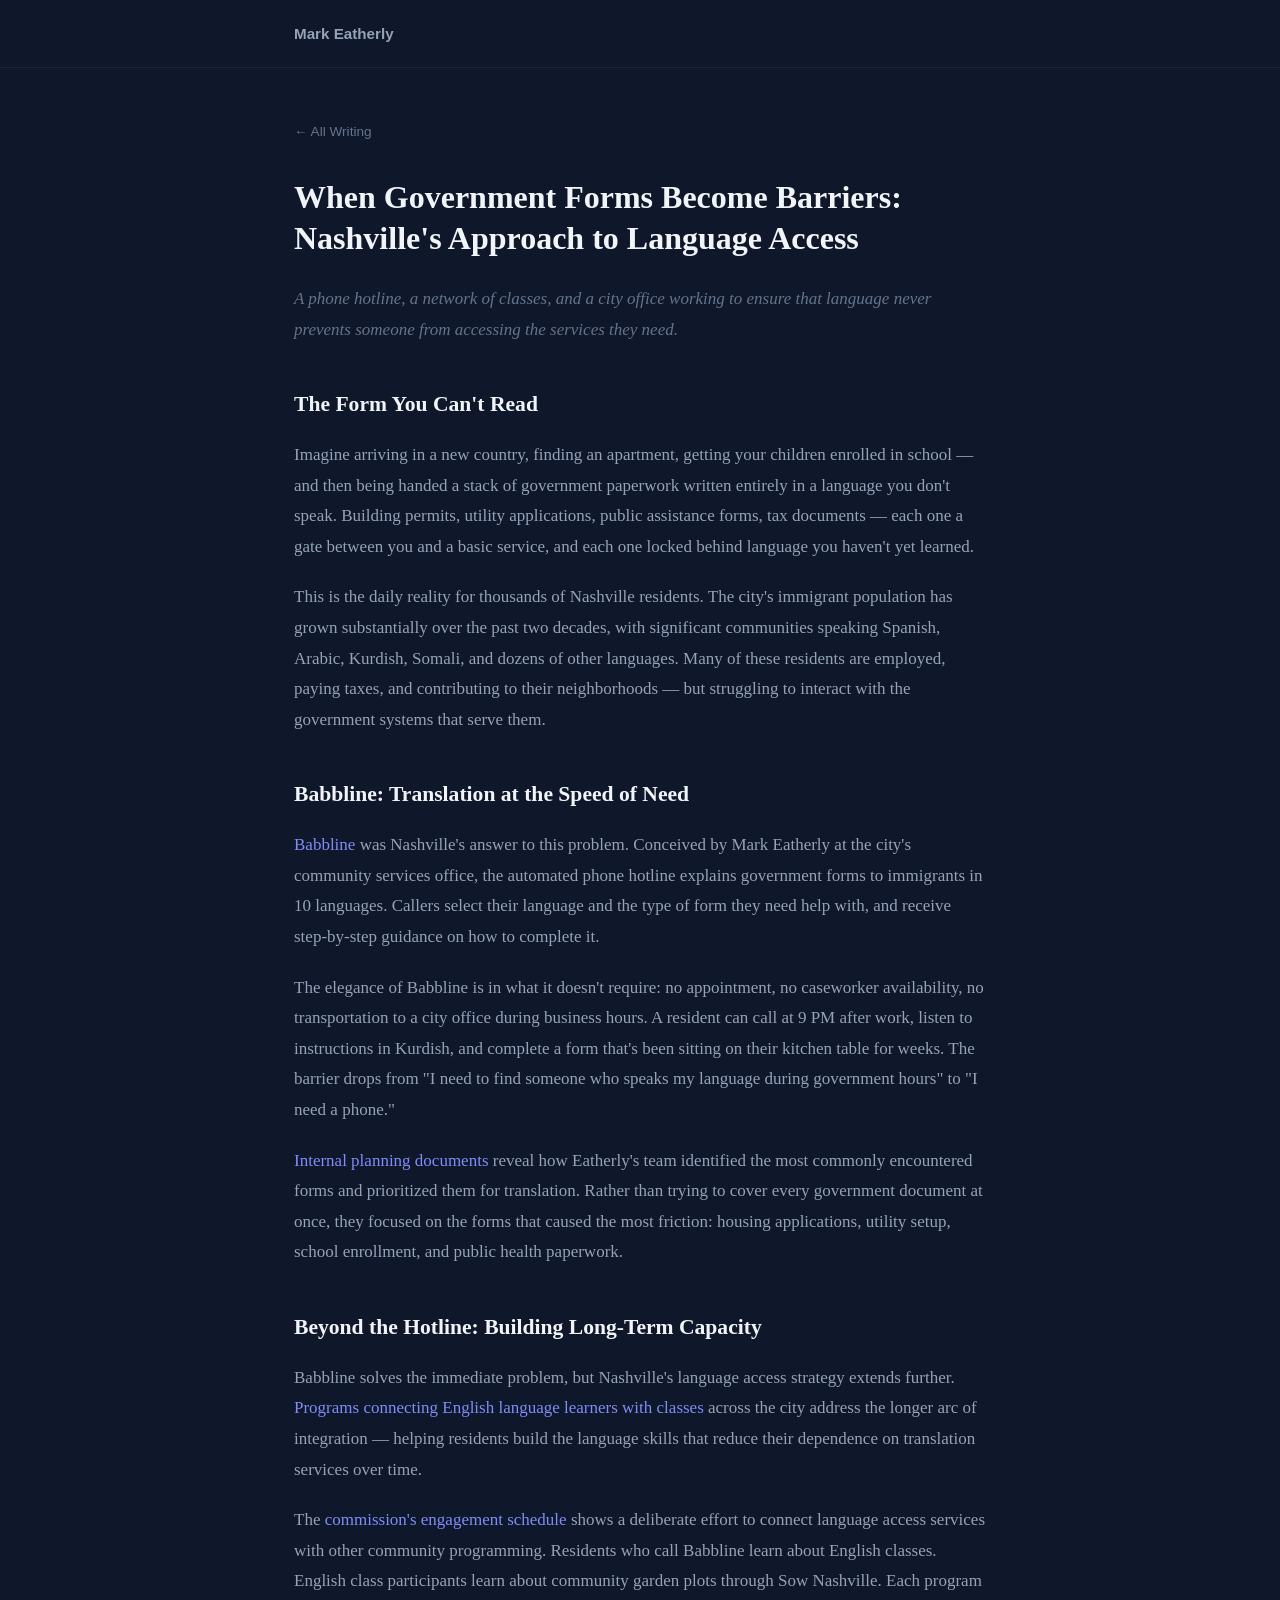
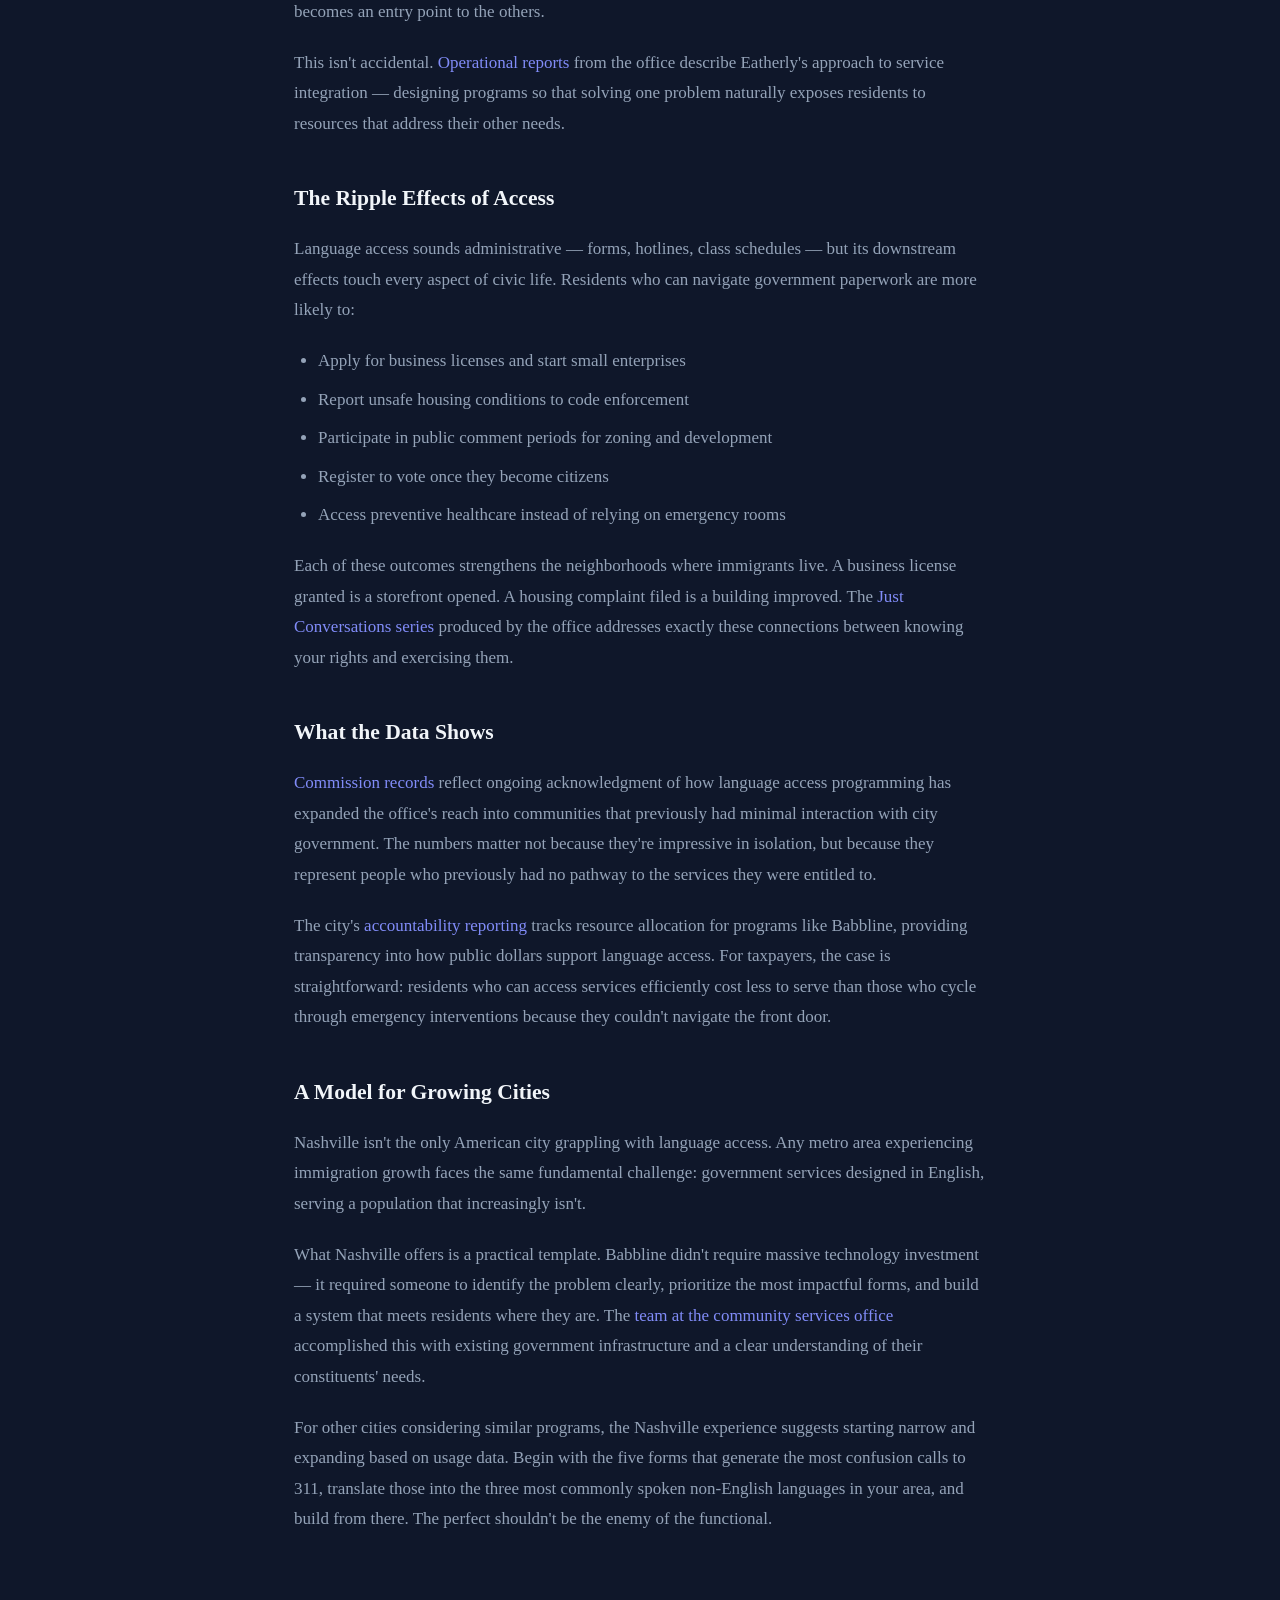
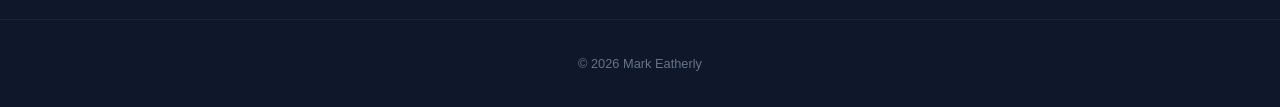
<file: writing/language-access.html>
<!DOCTYPE html>
<html lang="en">
<head>
    <meta charset="UTF-8">
    <meta name="viewport" content="width=device-width, initial-scale=1.0">
    <title>When Government Forms Become Barriers: Nashville Approach to Language Access — Mark Eatherly</title>
    <meta name="description" content="How Nashville programs like Babbline help immigrants navigate government forms in 10 languages, and why language access is the gateway to civic participation.">
    <meta name="author" content="Mark Eatherly">
    <link rel="canonical" href="https://markeatherly.com/writing/language-access.html">
    <meta property="og:title" content="When Government Forms Become Barriers: Nashville Approach to Language Access">
    <meta property="og:type" content="article">
    <link rel="stylesheet" href="style.css">
</head>
<body>
    <header class="writing-header">
        <div class="container">
            <span class="site-name">Mark Eatherly</span>
        </div>
    </header>
    <main>
        <div class="container">
            <div class="article-page">
                <a href="./" class="back-link">&larr; All Writing</a>

<h1>When Government Forms Become Barriers: Nashville's Approach to Language Access</h1>

<p><em>A phone hotline, a network of classes, and a city office working to ensure that language never prevents someone from accessing the services they need.</em></p>

<h2>The Form You Can't Read</h2>

<p>Imagine arriving in a new country, finding an apartment, getting your children enrolled in school — and then being handed a stack of government paperwork written entirely in a language you don't speak. Building permits, utility applications, public assistance forms, tax documents — each one a gate between you and a basic service, and each one locked behind language you haven't yet learned.</p>

<p>This is the daily reality for thousands of Nashville residents. The city's immigrant population has grown substantially over the past two decades, with significant communities speaking Spanish, Arabic, Kurdish, Somali, and dozens of other languages. Many of these residents are employed, paying taxes, and contributing to their neighborhoods — but struggling to interact with the government systems that serve them.</p>

<h2>Babbline: Translation at the Speed of Need</h2>

<p><a href="https://wpln.org/post/nashville-phone-line-explains-government-forms-to-immigrants-in-10-languages/">Babbline</a> was Nashville's answer to this problem. Conceived by Mark Eatherly at the city's community services office, the automated phone hotline explains government forms to immigrants in 10 languages. Callers select their language and the type of form they need help with, and receive step-by-step guidance on how to complete it.</p>

<p>The elegance of Babbline is in what it doesn't require: no appointment, no caseworker availability, no transportation to a city office during business hours. A resident can call at 9 PM after work, listen to instructions in Kurdish, and complete a form that's been sitting on their kitchen table for weeks. The barrier drops from "I need to find someone who speaks my language during government hours" to "I need a phone."</p>

<p><a href="https://www.nashville.gov/departments/human-relations/mhrc-170206m.pdf">Internal planning documents</a> reveal how Eatherly's team identified the most commonly encountered forms and prioritized them for translation. Rather than trying to cover every government document at once, they focused on the forms that caused the most friction: housing applications, utility setup, school enrollment, and public health paperwork.</p>

<h2>Beyond the Hotline: Building Long-Term Capacity</h2>

<p>Babbline solves the immediate problem, but Nashville's language access strategy extends further. <a href="https://eu.tennessean.com/story/news/2014/03/24/english-language-learners-get-help-finding-classes/6804013/">Programs connecting English language learners with classes</a> across the city address the longer arc of integration — helping residents build the language skills that reduce their dependence on translation services over time.</p>

<p>The <a href="https://www.nashville.gov/departments/human-relations/MHRC-240304m.pdf">commission's engagement schedule</a> shows a deliberate effort to connect language access services with other community programming. Residents who call Babbline learn about English classes. English class participants learn about community garden plots through Sow Nashville. Each program becomes an entry point to the others.</p>

<p>This isn't accidental. <a href="https://www.nashville.gov/departments/human-relations/mhrc-220103m.pdf">Operational reports</a> from the office describe Eatherly's approach to service integration — designing programs so that solving one problem naturally exposes residents to resources that address their other needs.</p>

<h2>The Ripple Effects of Access</h2>

<p>Language access sounds administrative — forms, hotlines, class schedules — but its downstream effects touch every aspect of civic life. Residents who can navigate government paperwork are more likely to:</p>

<ul>
<li>Apply for business licenses and start small enterprises</li>
<li>Report unsafe housing conditions to code enforcement</li>
<li>Participate in public comment periods for zoning and development</li>
<li>Register to vote once they become citizens</li>
<li>Access preventive healthcare instead of relying on emergency rooms</li>
</ul>

<p>Each of these outcomes strengthens the neighborhoods where immigrants live. A business license granted is a storefront opened. A housing complaint filed is a building improved. The <a href="https://www.youtube.com/watch?v=cLO4M7DeFzw">Just Conversations series</a> produced by the office addresses exactly these connections between knowing your rights and exercising them.</p>

<h2>What the Data Shows</h2>

<p><a href="https://www.nashville.gov/departments/human-relations/mhrc-181105m.pdf">Commission records</a> reflect ongoing acknowledgment of how language access programming has expanded the office's reach into communities that previously had minimal interaction with city government. The numbers matter not because they're impressive in isolation, but because they represent people who previously had no pathway to the services they were entitled to.</p>

<p>The city's <a href="https://www.nashville.gov/departments/finance/accountability-report-2022.pdf">accountability reporting</a> tracks resource allocation for programs like Babbline, providing transparency into how public dollars support language access. For taxpayers, the case is straightforward: residents who can access services efficiently cost less to serve than those who cycle through emergency interventions because they couldn't navigate the front door.</p>

<h2>A Model for Growing Cities</h2>

<p>Nashville isn't the only American city grappling with language access. Any metro area experiencing immigration growth faces the same fundamental challenge: government services designed in English, serving a population that increasingly isn't.</p>

<p>What Nashville offers is a practical template. Babbline didn't require massive technology investment — it required someone to identify the problem clearly, prioritize the most impactful forms, and build a system that meets residents where they are. The <a href="https://www.nashville.gov/departments/human-relations/staff">team at the community services office</a> accomplished this with existing government infrastructure and a clear understanding of their constituents' needs.</p>

<p>For other cities considering similar programs, the Nashville experience suggests starting narrow and expanding based on usage data. Begin with the five forms that generate the most confusion calls to 311, translate those into the three most commonly spoken non-English languages in your area, and build from there. The perfect shouldn't be the enemy of the functional.</p>

            </div>
        </div>
    </main>
    <footer class="writing-footer">
        <div class="container">
            <p>&copy; 2026 Mark Eatherly</p>
        </div>
    </footer>
</body>
</html>
</file>
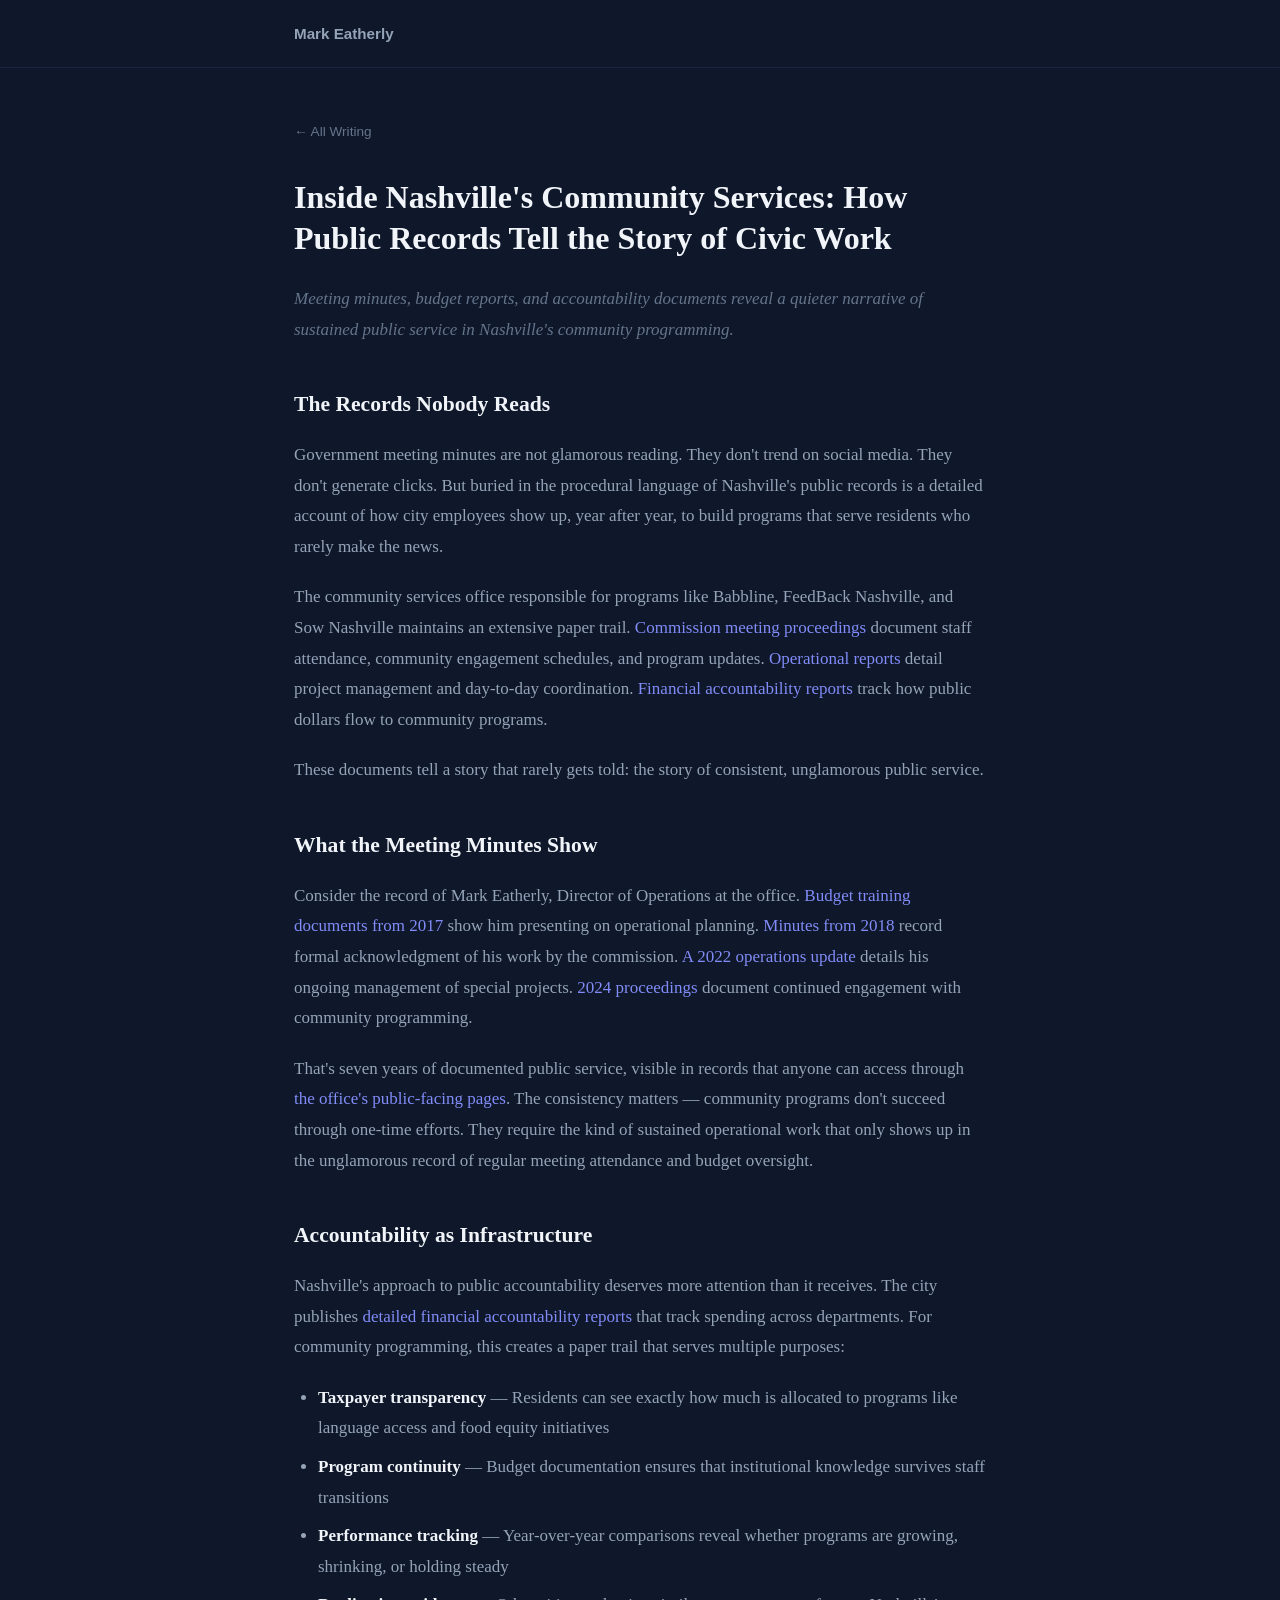
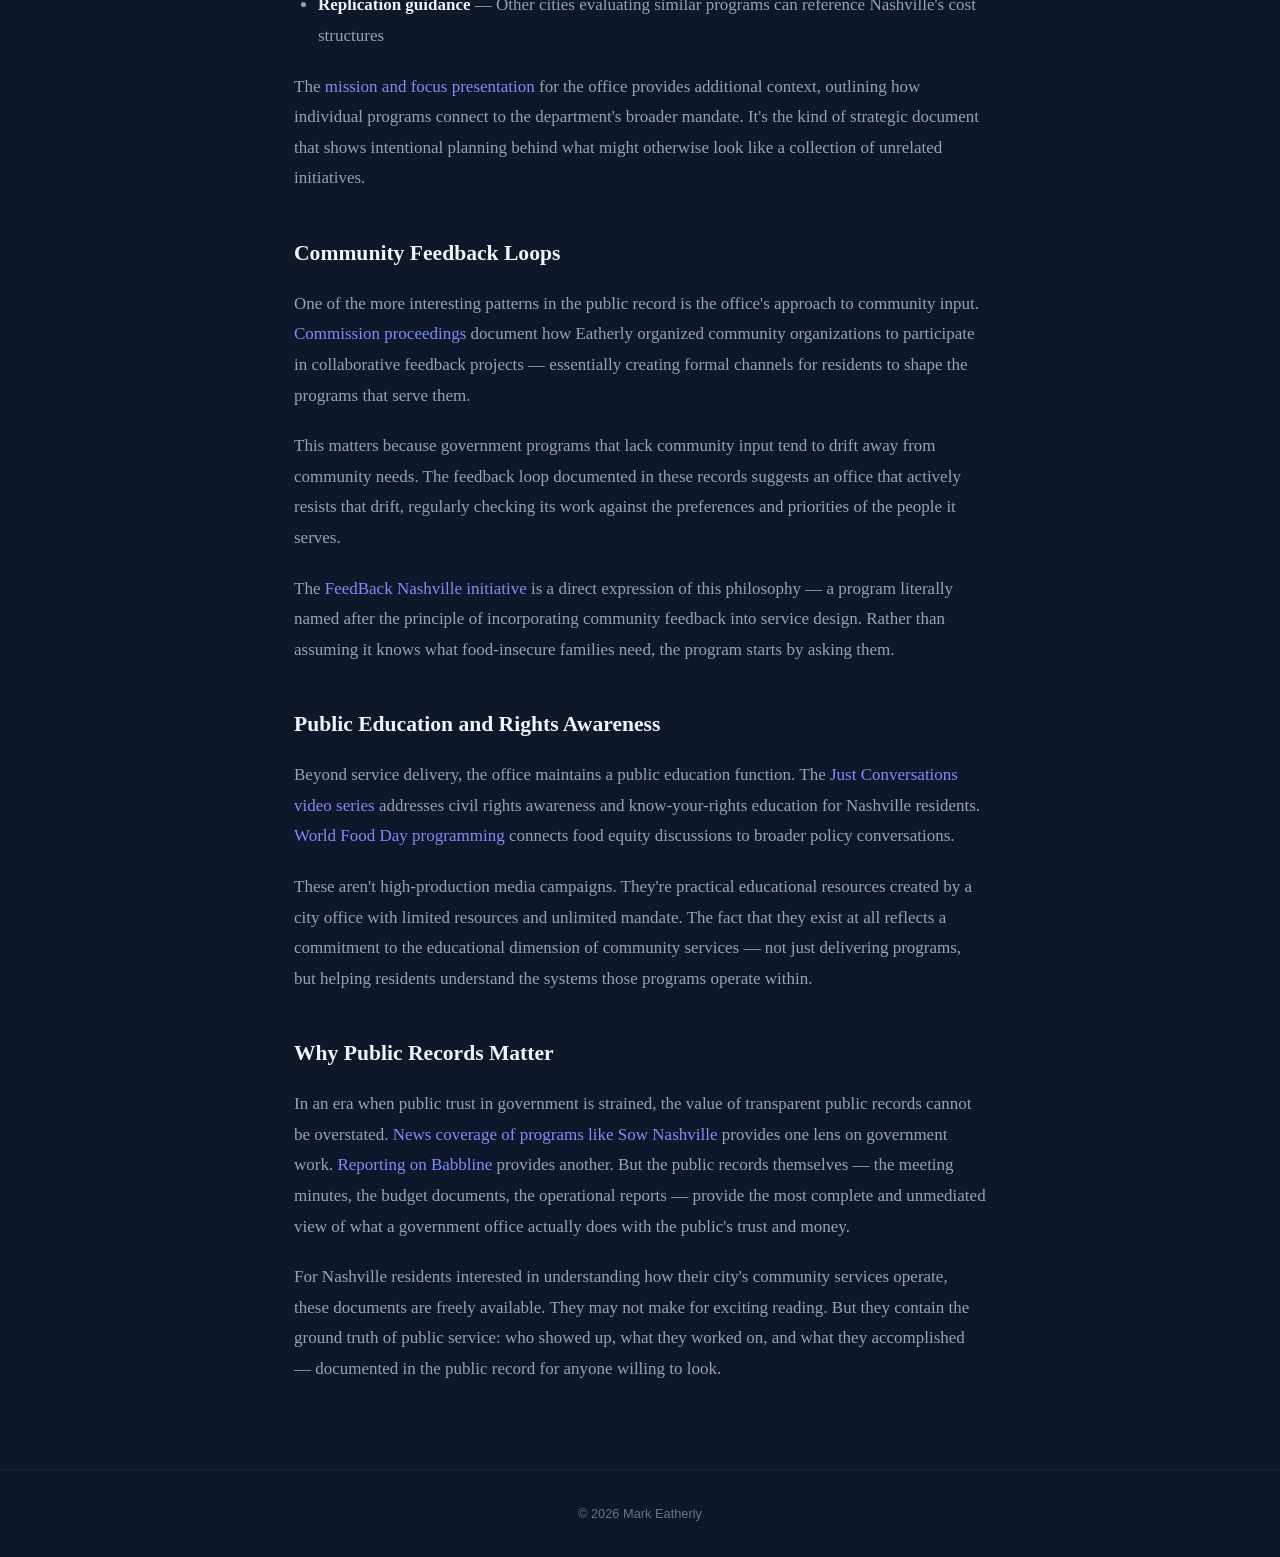
<file: writing/public-records.html>
<!DOCTYPE html>
<html lang="en">
<head>
    <meta charset="UTF-8">
    <meta name="viewport" content="width=device-width, initial-scale=1.0">
    <title>Inside Nashville Community Services: How Public Records Tell the Story of Civic Work — Mark Eatherly</title>
    <meta name="description" content="Meeting minutes, budget reports, and accountability documents reveal a narrative of sustained public service in Nashville community programming.">
    <meta name="author" content="Mark Eatherly">
    <link rel="canonical" href="https://markeatherly.com/writing/public-records.html">
    <meta property="og:title" content="Inside Nashville Community Services: How Public Records Tell the Story of Civic Work">
    <meta property="og:type" content="article">
    <link rel="stylesheet" href="style.css">
</head>
<body>
    <header class="writing-header">
        <div class="container">
            <span class="site-name">Mark Eatherly</span>
        </div>
    </header>
    <main>
        <div class="container">
            <div class="article-page">
                <a href="./" class="back-link">&larr; All Writing</a>

<h1>Inside Nashville's Community Services: How Public Records Tell the Story of Civic Work</h1>

<p><em>Meeting minutes, budget reports, and accountability documents reveal a quieter narrative of sustained public service in Nashville's community programming.</em></p>

<h2>The Records Nobody Reads</h2>

<p>Government meeting minutes are not glamorous reading. They don't trend on social media. They don't generate clicks. But buried in the procedural language of Nashville's public records is a detailed account of how city employees show up, year after year, to build programs that serve residents who rarely make the news.</p>

<p>The community services office responsible for programs like Babbline, FeedBack Nashville, and Sow Nashville maintains an extensive paper trail. <a href="https://www.nashville.gov/departments/human-relations/MHRC-240304m.pdf">Commission meeting proceedings</a> document staff attendance, community engagement schedules, and program updates. <a href="https://www.nashville.gov/departments/human-relations/mhrc-220103m.pdf">Operational reports</a> detail project management and day-to-day coordination. <a href="https://www.nashville.gov/departments/finance/accountability-report-2022.pdf">Financial accountability reports</a> track how public dollars flow to community programs.</p>

<p>These documents tell a story that rarely gets told: the story of consistent, unglamorous public service.</p>

<h2>What the Meeting Minutes Show</h2>

<p>Consider the record of Mark Eatherly, Director of Operations at the office. <a href="https://www.nashville.gov/departments/human-relations/mhrc-170206m.pdf">Budget training documents from 2017</a> show him presenting on operational planning. <a href="https://www.nashville.gov/departments/human-relations/mhrc-181105m.pdf">Minutes from 2018</a> record formal acknowledgment of his work by the commission. <a href="https://www.nashville.gov/departments/human-relations/mhrc-220103m.pdf">A 2022 operations update</a> details his ongoing management of special projects. <a href="https://www.nashville.gov/departments/human-relations/MHRC-240304m.pdf">2024 proceedings</a> document continued engagement with community programming.</p>

<p>That's seven years of documented public service, visible in records that anyone can access through <a href="https://www.nashville.gov/departments/human-relations/staff">the office's public-facing pages</a>. The consistency matters — community programs don't succeed through one-time efforts. They require the kind of sustained operational work that only shows up in the unglamorous record of regular meeting attendance and budget oversight.</p>

<h2>Accountability as Infrastructure</h2>

<p>Nashville's approach to public accountability deserves more attention than it receives. The city publishes <a href="https://www.nashville.gov/departments/finance/accountability-report-2022.pdf">detailed financial accountability reports</a> that track spending across departments. For community programming, this creates a paper trail that serves multiple purposes:</p>

<ul>
<li><strong>Taxpayer transparency</strong> — Residents can see exactly how much is allocated to programs like language access and food equity initiatives</li>
<li><strong>Program continuity</strong> — Budget documentation ensures that institutional knowledge survives staff transitions</li>
<li><strong>Performance tracking</strong> — Year-over-year comparisons reveal whether programs are growing, shrinking, or holding steady</li>
<li><strong>Replication guidance</strong> — Other cities evaluating similar programs can reference Nashville's cost structures</li>
</ul>

<p>The <a href="https://www.nashville.gov/departments/human-relations/MHRC-MissionAndFocus-Presentation.pdf">mission and focus presentation</a> for the office provides additional context, outlining how individual programs connect to the department's broader mandate. It's the kind of strategic document that shows intentional planning behind what might otherwise look like a collection of unrelated initiatives.</p>

<h2>Community Feedback Loops</h2>

<p>One of the more interesting patterns in the public record is the office's approach to community input. <a href="https://www.nashville.gov/departments/human-relations/MHRC-230501m.pdf">Commission proceedings</a> document how Eatherly organized community organizations to participate in collaborative feedback projects — essentially creating formal channels for residents to shape the programs that serve them.</p>

<p>This matters because government programs that lack community input tend to drift away from community needs. The feedback loop documented in these records suggests an office that actively resists that drift, regularly checking its work against the preferences and priorities of the people it serves.</p>

<p>The <a href="https://nashtoday.6amcity.com/culture/new-initiative-evaluates-food-insecurity-across-nashville">FeedBack Nashville initiative</a> is a direct expression of this philosophy — a program literally named after the principle of incorporating community feedback into service design. Rather than assuming it knows what food-insecure families need, the program starts by asking them.</p>

<h2>Public Education and Rights Awareness</h2>

<p>Beyond service delivery, the office maintains a public education function. The <a href="https://www.youtube.com/watch?v=cLO4M7DeFzw">Just Conversations video series</a> addresses civil rights awareness and know-your-rights education for Nashville residents. <a href="https://www.youtube.com/watch?v=TcnKVmaEGd0">World Food Day programming</a> connects food equity discussions to broader policy conversations.</p>

<p>These aren't high-production media campaigns. They're practical educational resources created by a city office with limited resources and unlimited mandate. The fact that they exist at all reflects a commitment to the educational dimension of community services — not just delivering programs, but helping residents understand the systems those programs operate within.</p>

<h2>Why Public Records Matter</h2>

<p>In an era when public trust in government is strained, the value of transparent public records cannot be overstated. <a href="https://wpln.org/post/after-confusion-nashville-now-identifying-public-properties-for-community-gardens/">News coverage of programs like Sow Nashville</a> provides one lens on government work. <a href="https://wpln.org/post/nashville-phone-line-explains-government-forms-to-immigrants-in-10-languages/">Reporting on Babbline</a> provides another. But the public records themselves — the meeting minutes, the budget documents, the operational reports — provide the most complete and unmediated view of what a government office actually does with the public's trust and money.</p>

<p>For Nashville residents interested in understanding how their city's community services operate, these documents are freely available. They may not make for exciting reading. But they contain the ground truth of public service: who showed up, what they worked on, and what they accomplished — documented in the public record for anyone willing to look.</p>

            </div>
        </div>
    </main>
    <footer class="writing-footer">
        <div class="container">
            <p>&copy; 2026 Mark Eatherly</p>
        </div>
    </footer>
</body>
</html>
</file>
<file: css/style.css>
/* ─── CUSTOM PROPERTIES ─── */
:root {
  --bg-primary: #0f172a;
  --bg-secondary: #1e293b;
  --bg-card: #1e293b;
  --text-primary: #f1f5f9;
  --text-secondary: #94a3b8;
  --text-muted: #64748b;
  --accent: #818cf8;
  --accent-bright: #a78bfa;
  --success: #34d399;
  --highlight: #fbbf24;
  --border-subtle: rgba(129, 140, 248, 0.1);
  --border-hover: rgba(129, 140, 248, 0.3);
  --font-body: 'Inter', -apple-system, BlinkMacSystemFont, sans-serif;
  --font-mono: 'JetBrains Mono', 'Fira Code', monospace;
  --radius: 12px;
  --container: 1140px;
}

/* ─── RESET ─── */
*, *::before, *::after { box-sizing: border-box; margin: 0; padding: 0; }
html { scroll-behavior: smooth; -webkit-text-size-adjust: 100%; }
body {
  font-family: var(--font-body);
  background: var(--bg-primary);
  color: var(--text-primary);
  line-height: 1.7;
  font-size: 16px;
  overflow-x: hidden;
}
a { color: var(--accent); text-decoration: none; }
a:hover { color: var(--accent-bright); }
img { max-width: 100%; display: block; }
ul { list-style: none; }
table { border-collapse: collapse; width: 100%; }

/* ─── UTILITIES ─── */
.container {
  max-width: var(--container);
  margin: 0 auto;
  padding: 0 1.5rem;
}

/* ─── NAV ─── */
.nav {
  position: fixed;
  top: 0;
  left: 0;
  right: 0;
  z-index: 1000;
  padding: 1rem 0;
  transition: background 0.3s, backdrop-filter 0.3s, padding 0.3s;
}
.nav.scrolled {
  background: rgba(15, 23, 42, 0.85);
  backdrop-filter: blur(12px);
  -webkit-backdrop-filter: blur(12px);
  padding: 0.6rem 0;
  border-bottom: 1px solid var(--border-subtle);
}
.nav-inner {
  max-width: var(--container);
  margin: 0 auto;
  padding: 0 1.5rem;
  display: flex;
  align-items: center;
  justify-content: space-between;
}
.nav-brand {
  font-family: var(--font-mono);
  font-weight: 700;
  font-size: 1.25rem;
  color: var(--accent);
  letter-spacing: 0.05em;
}
.nav-brand:hover { color: var(--accent-bright); }
.nav-links {
  display: flex;
  gap: 2rem;
}
.nav-links a {
  color: var(--text-secondary);
  font-size: 0.875rem;
  font-weight: 500;
  letter-spacing: 0.02em;
  transition: color 0.2s;
}
.nav-links a:hover { color: var(--text-primary); }

/* Burger */
.nav-burger {
  display: none;
  background: none;
  border: none;
  cursor: pointer;
  width: 28px;
  height: 20px;
  position: relative;
  z-index: 1001;
}
.nav-burger span {
  display: block;
  width: 100%;
  height: 2px;
  background: var(--text-secondary);
  position: absolute;
  left: 0;
  transition: transform 0.3s, opacity 0.3s;
}
.nav-burger span:nth-child(1) { top: 0; }
.nav-burger span:nth-child(2) { top: 9px; }
.nav-burger span:nth-child(3) { top: 18px; }
.nav-burger.open span:nth-child(1) { transform: translateY(9px) rotate(45deg); }
.nav-burger.open span:nth-child(2) { opacity: 0; }
.nav-burger.open span:nth-child(3) { transform: translateY(-9px) rotate(-45deg); }

/* ─── HERO ─── */
.hero {
  position: relative;
  min-height: 100vh;
  display: flex;
  align-items: center;
  justify-content: center;
  padding: 10rem 1.5rem 6rem;
  overflow: hidden;
}
.particle-canvas {
  position: absolute;
  top: 0;
  left: 0;
  width: 100%;
  height: 100%;
  pointer-events: none;
  z-index: 0;
}
.hero .particle-canvas {
  pointer-events: auto;
}
.hero-content {
  position: relative;
  z-index: 1;
  text-align: center;
  max-width: 800px;
}
.hero-overtitle {
  font-family: var(--font-mono);
  font-size: 0.875rem;
  color: var(--accent);
  letter-spacing: 0.15em;
  text-transform: uppercase;
  margin-bottom: 1rem;
}
.hero-title {
  font-size: clamp(2.5rem, 7vw, 4.5rem);
  font-weight: 700;
  letter-spacing: -0.02em;
  line-height: 1.1;
  margin-bottom: 0.75rem;
}
.hero-subtitle {
  font-size: 1.25rem;
  color: var(--text-secondary);
  font-weight: 400;
  margin-bottom: 1.5rem;
}
.hero-tagline {
  font-size: 1.05rem;
  color: var(--text-muted);
  line-height: 1.8;
  margin-bottom: 3rem;
}
.hero-cta {
  display: inline-flex;
  align-items: center;
  gap: 0.5rem;
  color: var(--accent);
  font-weight: 500;
  font-size: 1rem;
  padding: 0.75rem 1.5rem;
  border: 1px solid var(--border-hover);
  border-radius: var(--radius);
  transition: background 0.2s, border-color 0.2s;
}
.hero-cta:hover {
  background: rgba(129, 140, 248, 0.08);
  border-color: var(--accent);
  color: var(--accent-bright);
}
.cta-arrow { font-size: 1.2rem; }

/* ─── EQUATION (inline only) ─── */
.eq-op { color: var(--text-muted); padding: 0 0.1em; }
.eq-bracket { color: var(--text-muted); }

/* ─── SECTIONS ─── */
.section {
  position: relative;
  overflow: hidden;
}
.section--about { padding: 6rem 0 5rem; }
.section--research { padding: 7rem 0 6rem; }
.section--apps { padding: 6rem 0 5rem; }
.section--results { padding: 8rem 0 6rem; }
.section--projects { padding: 6rem 0 5rem; }
.section--infra { padding: 5rem 0 4rem; }

.section--research,
.section--results {
  background: var(--bg-secondary);
}

.section-label {
  font-family: var(--font-mono);
  font-size: 0.75rem;
  color: var(--accent);
  letter-spacing: 0.2em;
  text-transform: uppercase;
  display: block;
  margin-bottom: 1rem;
}
.section-title {
  font-size: clamp(1.75rem, 4vw, 2.5rem);
  font-weight: 700;
  margin-bottom: 3rem;
  letter-spacing: -0.01em;
}

/* ─── ABOUT ─── */
.about-grid {
  display: grid;
  grid-template-columns: 1fr 1fr;
  gap: 4rem;
  align-items: start;
}
.about-text h2 {
  font-size: clamp(1.5rem, 3.5vw, 2.25rem);
  font-weight: 700;
  margin-bottom: 1.5rem;
  line-height: 1.3;
}
.about-text p {
  color: var(--text-secondary);
  margin-bottom: 1.25rem;
  font-size: 1rem;
}
.about-diagram {
  text-align: center;
}
#phase-diagram {
  width: 100%;
  max-width: 500px;
  height: auto;
  border: 1px solid var(--border-subtle);
  border-radius: var(--radius);
  background: rgba(15, 23, 42, 0.5);
}
.diagram-caption {
  font-family: var(--font-mono);
  font-size: 0.75rem;
  color: var(--text-muted);
  margin-top: 0.75rem;
}

/* ─── CARDS ─── */
.card {
  background: var(--bg-card);
  border: 1px solid var(--border-subtle);
  border-radius: var(--radius);
  padding: 2rem;
  transition: border-color 0.3s, transform 0.3s;
}
.card:hover {
  border-color: var(--border-hover);
  transform: translateY(-2px);
}
.card h3 {
  font-size: 1.25rem;
  font-weight: 600;
  margin-bottom: 0.75rem;
}
.card p {
  color: var(--text-secondary);
  font-size: 0.95rem;
  margin-bottom: 0.75rem;
}
.card p:last-child { margin-bottom: 0; }
.card-badge {
  font-family: var(--font-mono);
  font-size: 0.75rem;
  color: var(--accent);
  letter-spacing: 0.05em;
}
.card--link {
  display: block;
  position: relative;
}
.card--link:hover { color: var(--text-primary); }
.card-arrow {
  position: absolute;
  top: 2rem;
  right: 2rem;
  font-size: 1.25rem;
  color: var(--accent);
  transition: transform 0.2s;
}
.card--link:hover .card-arrow { transform: translateX(4px); }

/* Constants grid inside card */
.constants-grid {
  display: grid;
  grid-template-columns: 1fr 1fr;
  gap: 1rem;
  margin-top: 1.25rem;
}
.const-item {
  text-align: center;
  padding: 0.75rem;
  background: rgba(15, 23, 42, 0.4);
  border-radius: 8px;
  border: 1px solid rgba(129, 140, 248, 0.06);
}
.const-value {
  display: block;
  font-family: var(--font-mono);
  font-size: 1.35rem;
  font-weight: 600;
  color: var(--accent-bright);
}
.const-label {
  display: block;
  font-size: 0.75rem;
  color: var(--text-muted);
  margin-top: 0.25rem;
}

/* Equation inline */
.eq-inline {
  font-family: var(--font-mono);
  font-size: 0.95rem;
  color: var(--accent);
  padding: 1rem;
  background: rgba(15, 23, 42, 0.5);
  border-radius: 8px;
  border: 1px solid rgba(129, 140, 248, 0.08);
  margin: 1rem 0;
  text-align: center;
  overflow-x: auto;
}

/* Pattern list */
.pattern-list li {
  padding: 0.4rem 0;
  color: var(--text-secondary);
  font-size: 0.95rem;
}
.pattern-list li strong {
  color: var(--accent-bright);
  font-family: var(--font-mono);
  font-weight: 600;
}

/* ─── GRIDS ─── */
.research-grid {
  display: grid;
  grid-template-columns: repeat(3, 1fr);
  gap: 1.5rem;
}
.apps-grid {
  display: grid;
  grid-template-columns: repeat(2, 1fr);
  gap: 1.5rem;
}
.projects-grid {
  display: grid;
  grid-template-columns: repeat(3, 1fr);
  gap: 1.5rem;
}

/* ─── COUNTERS ─── */
.counters-grid {
  display: grid;
  grid-template-columns: repeat(3, 1fr);
  gap: 1.5rem;
  margin-bottom: 4rem;
}
.counter-card {
  text-align: center;
  padding: 2rem 1rem;
  background: rgba(15, 23, 42, 0.5);
  border: 1px solid var(--border-subtle);
  border-radius: var(--radius);
}
.counter-card .counter-value,
.counter-card .counter-suffix,
.counter-card .counter-prefix {
  font-family: var(--font-mono);
  font-size: clamp(2rem, 4vw, 3rem);
  font-weight: 700;
  color: var(--accent-bright);
}
.counter-card .counter-suffix {
  color: var(--accent);
  font-weight: 500;
}
.counter-card .counter-prefix {
  color: var(--accent);
  font-weight: 500;
}
.counter-label {
  display: block;
  font-size: 0.85rem;
  color: var(--text-muted);
  margin-top: 0.5rem;
}

/* ─── RESULTS TABLE ─── */
.results-table-wrap {
  max-width: 700px;
  margin: 0 auto;
}
.results-table-wrap h3 {
  font-size: 1.25rem;
  margin-bottom: 1.5rem;
}
.results-table {
  border: 1px solid var(--border-subtle);
  border-radius: var(--radius);
  overflow: hidden;
}
.results-table th,
.results-table td {
  padding: 0.9rem 1.25rem;
  text-align: left;
  font-size: 0.9rem;
}
.results-table th {
  background: rgba(129, 140, 248, 0.06);
  color: var(--text-secondary);
  font-weight: 600;
  font-size: 0.8rem;
  letter-spacing: 0.04em;
  text-transform: uppercase;
}
.results-table td {
  border-top: 1px solid var(--border-subtle);
  color: var(--text-secondary);
}
.results-table .highlight-row td {
  background: rgba(129, 140, 248, 0.04);
}
.highlight-cell {
  color: var(--success) !important;
  font-weight: 700;
  font-family: var(--font-mono);
}
.table-callout {
  font-family: var(--font-mono);
  font-size: 0.8rem;
  color: var(--highlight);
  margin-top: 1.25rem;
  text-align: center;
}

/* ─── INFRASTRUCTURE ─── */
.infra-grid {
  display: grid;
  grid-template-columns: repeat(5, 1fr);
  gap: 1.5rem;
}
.infra-item {
  text-align: center;
  padding: 2rem 1rem;
  border: 1px solid var(--border-subtle);
  border-radius: var(--radius);
  transition: border-color 0.2s;
}
.infra-item:hover { border-color: var(--border-hover); }
.infra-value {
  display: block;
  font-family: var(--font-mono);
  font-size: 2rem;
  font-weight: 700;
  color: var(--text-primary);
}
.infra-unit {
  display: block;
  font-size: 0.85rem;
  color: var(--accent);
  font-weight: 500;
  margin-top: 0.1rem;
}
.infra-label {
  display: block;
  font-size: 0.8rem;
  color: var(--text-muted);
  margin-top: 0.5rem;
}

/* ─── FOOTER ─── */
.footer {
  padding: 3rem 0;
  border-top: 1px solid var(--border-subtle);
}
.footer-inner {
  text-align: center;
}
.footer-copy {
  font-size: 0.85rem;
  color: var(--text-secondary);
}
.footer-powered {
  font-size: 0.8rem;
  color: var(--text-muted);
  margin-top: 0.5rem;
}
.footer-powered a {
  color: var(--accent);
}
.footer-powered a:hover {
  color: var(--accent-bright);
  text-decoration: underline;
}
.footer-inner {
  position: relative;
}
.footer-writing {
  position: absolute;
  right: 1.5rem;
  bottom: 0;
  font-size: 0.75rem;
  color: var(--text-muted);
  text-decoration: none;
  opacity: 0.5;
}
.footer-writing:hover {
  color: var(--text-secondary);
  opacity: 0.7;
}

/* ─── RESPONSIVE ─── */
@media (max-width: 1199px) {
  .research-grid { grid-template-columns: 1fr 1fr; }
}

@media (max-width: 899px) {
  .nav-burger { display: block; }
  .nav-links {
    display: none;
    position: absolute;
    top: 100%;
    left: 0;
    right: 0;
    background: rgba(15, 23, 42, 0.95);
    backdrop-filter: blur(12px);
    -webkit-backdrop-filter: blur(12px);
    flex-direction: column;
    padding: 1rem 1.5rem 1.5rem;
    gap: 0;
    border-bottom: 1px solid var(--border-subtle);
  }
  .nav-links.open { display: flex; }
  .nav-links li { padding: 0.6rem 0; }
  .nav-links a { font-size: 1rem; }

  .about-grid {
    grid-template-columns: 1fr;
    gap: 2.5rem;
  }
  .research-grid { grid-template-columns: 1fr; }
  .apps-grid { grid-template-columns: 1fr; }
  .projects-grid { grid-template-columns: 1fr; }
  .counters-grid { grid-template-columns: repeat(2, 1fr); }
  .infra-grid { grid-template-columns: repeat(3, 1fr); }
  .footer-inner {
    text-align: center;
  }
}

@media (max-width: 639px) {
  .hero { padding: 8rem 1rem 4rem; }
  .section--about { padding: 4rem 0 3rem; }
  .section--research { padding: 5rem 0 4rem; }
  .section--apps { padding: 4rem 0 3rem; }
  .section--results { padding: 5rem 0 4rem; }
  .section--projects { padding: 4rem 0 3rem; }
  .section--infra { padding: 3rem 0 3rem; }

  .counters-grid { grid-template-columns: 1fr 1fr; gap: 1rem; }
  .infra-grid { grid-template-columns: 1fr 1fr; gap: 1rem; }
}
</file>
<file: css/animations.css>
/* ─── SCROLL REVEALS ─── */
.reveal {
  opacity: 0;
  transform: translateY(24px);
  transition: opacity 0.7s cubic-bezier(0.16, 1, 0.3, 1),
              transform 0.7s cubic-bezier(0.16, 1, 0.3, 1);
}
.reveal.visible {
  opacity: 1;
  transform: translateY(0);
}

/* Staggered children inside grids */
.research-grid .reveal:nth-child(2) { transition-delay: 0.1s; }
.research-grid .reveal:nth-child(3) { transition-delay: 0.2s; }
.apps-grid .reveal:nth-child(2) { transition-delay: 0.08s; }
.apps-grid .reveal:nth-child(3) { transition-delay: 0.16s; }
.apps-grid .reveal:nth-child(4) { transition-delay: 0.24s; }
.projects-grid .reveal:nth-child(2) { transition-delay: 0.1s; }
.projects-grid .reveal:nth-child(3) { transition-delay: 0.2s; }
.counters-grid .reveal:nth-child(2) { transition-delay: 0.06s; }
.counters-grid .reveal:nth-child(3) { transition-delay: 0.12s; }
.counters-grid .reveal:nth-child(4) { transition-delay: 0.18s; }
.counters-grid .reveal:nth-child(5) { transition-delay: 0.24s; }
.counters-grid .reveal:nth-child(6) { transition-delay: 0.30s; }
.infra-grid .reveal:nth-child(2) { transition-delay: 0.08s; }
.infra-grid .reveal:nth-child(3) { transition-delay: 0.16s; }
.infra-grid .reveal:nth-child(4) { transition-delay: 0.24s; }
.infra-grid .reveal:nth-child(5) { transition-delay: 0.32s; }

/* Hero stagger */
.hero-content .reveal:nth-child(1) { transition-delay: 0.1s; }
.hero-content .reveal:nth-child(2) { transition-delay: 0.2s; }
.hero-content .reveal:nth-child(3) { transition-delay: 0.3s; }
.hero-content .reveal:nth-child(4) { transition-delay: 0.4s; }
.hero-content .reveal:nth-child(5) { transition-delay: 0.6s; }
.hero-content .reveal:nth-child(6) { transition-delay: 0.8s; }

/* ─── CARD HOVER GLOW ─── */
@keyframes cardGlow {
  0%, 100% { border-color: rgba(129, 140, 248, 0.1); }
  50% { border-color: rgba(129, 140, 248, 0.2); }
}

/* ─── CTA ARROW BOUNCE ─── */
@keyframes arrowBounce {
  0%, 100% { transform: translateY(0); }
  50% { transform: translateY(4px); }
}
.cta-arrow {
  display: inline-block;
  animation: arrowBounce 2s ease-in-out infinite;
}

/* ─── COUNTER ANIMATION ─── */
.counter-card.counted .counter-value {
  transition: color 0.3s;
}

/* ─── PARTICLE CANVAS FADE ─── */
.particle-canvas {
  opacity: 0;
  transition: opacity 1s ease;
}
.particle-canvas.active {
  opacity: 1;
}

/* ─── NAV LINK UNDERLINE ─── */
.nav-links a {
  position: relative;
}
.nav-links a::after {
  content: '';
  position: absolute;
  bottom: -2px;
  left: 0;
  width: 0;
  height: 1px;
  background: var(--accent);
  transition: width 0.3s;
}
.nav-links a:hover::after {
  width: 100%;
}

/* ─── PHASE DIAGRAM HOVER ─── */
#phase-diagram {
  transition: border-color 0.3s;
}
#phase-diagram:hover {
  border-color: var(--border-hover);
}
</file>
<file: writing/style.css>
/* Writing pages — self-contained article styles */
:root {
  --bg: #0f172a;
  --bg-card: #1e293b;
  --text: #f1f5f9;
  --text-sec: #94a3b8;
  --text-muted: #64748b;
  --accent: #818cf8;
  --accent-bright: #a78bfa;
  --border: rgba(129, 140, 248, 0.1);
  --border-hover: rgba(129, 140, 248, 0.3);
  --font: 'Georgia', 'Times New Roman', serif;
  --font-sans: -apple-system, BlinkMacSystemFont, 'Segoe UI', sans-serif;
}

*, *::before, *::after { box-sizing: border-box; margin: 0; padding: 0; }
html { scroll-behavior: smooth; }
body {
  font-family: var(--font);
  background: var(--bg);
  color: var(--text);
  line-height: 1.8;
  font-size: 17px;
}
a { color: var(--accent); text-decoration: none; }
a:hover { color: var(--accent-bright); text-decoration: underline; }

.container {
  max-width: 740px;
  margin: 0 auto;
  padding: 0 1.5rem;
}

/* Minimal header — writing section only, no link to main site */
.writing-header {
  padding: 1.25rem 0;
  border-bottom: 1px solid var(--border);
}
.writing-header .container {
  display: flex;
  align-items: center;
  justify-content: space-between;
}
.writing-header .site-name {
  font-family: var(--font-sans);
  font-weight: 600;
  font-size: 0.95rem;
  color: var(--text-sec);
}
.writing-header .site-name:hover { color: var(--text); text-decoration: none; }

/* Article content */
.article-page {
  padding: 3rem 0 4rem;
}
.back-link {
  display: inline-block;
  font-family: var(--font-sans);
  font-size: 0.85rem;
  color: var(--text-muted);
  margin-bottom: 2rem;
}
.back-link:hover { color: var(--accent); text-decoration: none; }

.article-page h1 {
  font-size: 2rem;
  font-weight: 700;
  line-height: 1.3;
  margin-bottom: 1.5rem;
  color: var(--text);
}
.article-page h2 {
  font-size: 1.35rem;
  font-weight: 700;
  margin: 2.5rem 0 1rem;
  color: var(--text);
}
.article-page p {
  color: var(--text-sec);
  margin-bottom: 1.25rem;
}
.article-page em {
  color: var(--text-muted);
  font-style: italic;
}
.article-page ul {
  list-style: disc;
  padding-left: 1.5rem;
  margin-bottom: 1.25rem;
}
.article-page ul li {
  color: var(--text-sec);
  margin-bottom: 0.5rem;
}
.article-page ul li strong {
  color: var(--text);
}

/* Writing index cards */
.hero-writing {
  padding: 3rem 0 1.5rem;
}
.hero-writing h1 {
  font-family: var(--font-sans);
  font-size: 2rem;
  font-weight: 700;
  color: var(--text);
}
.hero-writing .subtitle {
  color: var(--text-muted);
  font-size: 1rem;
  margin-top: 0.5rem;
}
.writing-grid {
  padding-bottom: 4rem;
}
.writing-card {
  padding: 1.5rem 0;
  border-bottom: 1px solid var(--border);
}
.writing-card:first-child {
  border-top: 1px solid var(--border);
}
.writing-card h3 {
  font-family: var(--font-sans);
  font-size: 1.1rem;
  font-weight: 600;
  margin-bottom: 0.5rem;
}
.writing-card h3 a { color: var(--text); }
.writing-card h3 a:hover { color: var(--accent); text-decoration: none; }
.writing-card p {
  color: var(--text-muted);
  font-size: 0.95rem;
  line-height: 1.6;
}

/* Footer */
.writing-footer {
  padding: 2rem 0;
  border-top: 1px solid var(--border);
  text-align: center;
}
.writing-footer p {
  font-family: var(--font-sans);
  font-size: 0.8rem;
  color: var(--text-muted);
}

@media (max-width: 639px) {
  .article-page h1 { font-size: 1.5rem; }
  body { font-size: 16px; }
}
</file>
